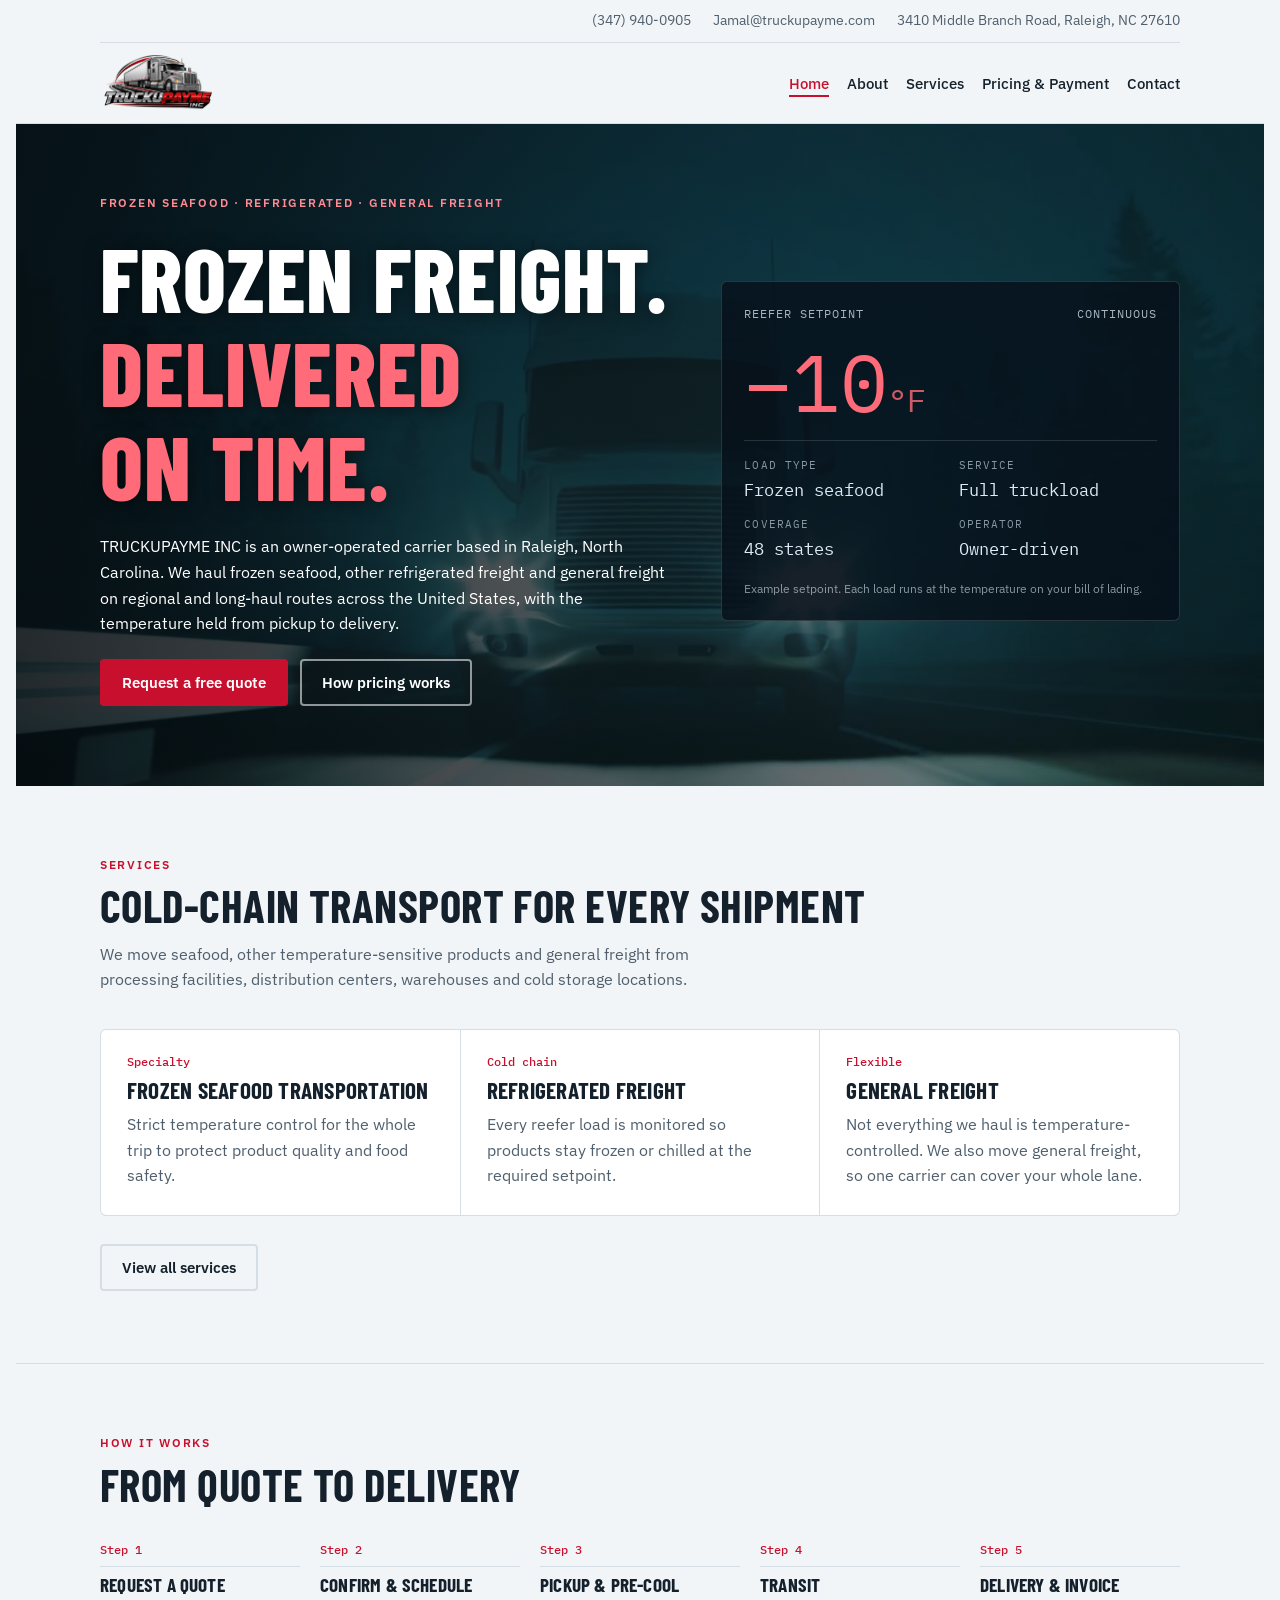
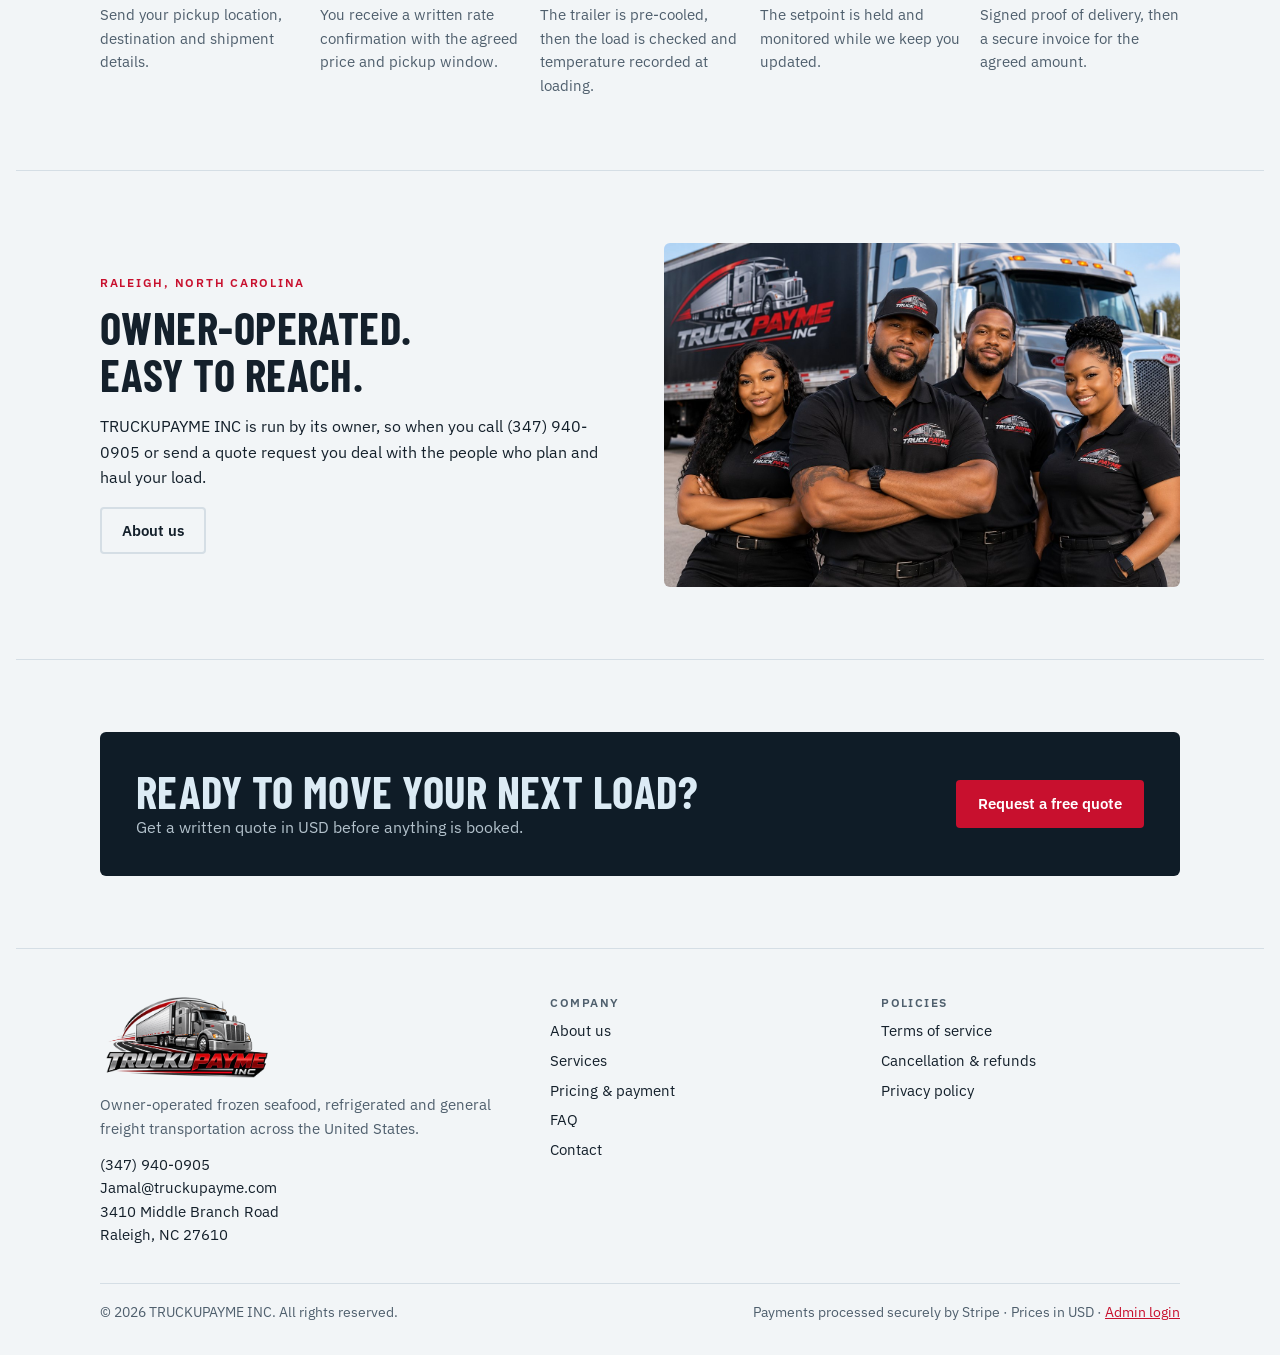
<file: index.html>
<!doctype html>
<html lang="en"><head><meta charset="utf-8"><meta name="viewport" content="width=device-width, initial-scale=1, viewport-fit=cover">
<title>TRUCKUPAYME INC</title>
<link rel="preconnect" href="https://fonts.googleapis.com"><link rel="preconnect" href="https://fonts.gstatic.com" crossorigin>
<link rel="stylesheet" href="https://fonts.googleapis.com/css2?family=Barlow+Condensed:wght@600;700;800&family=IBM+Plex+Sans:wght@400;500;600&family=IBM+Plex+Mono:wght@500&display=swap">
<link rel="stylesheet" href="styles.css">
<style>:root{padding-top:env(safe-area-inset-top,0px);padding-bottom:env(safe-area-inset-bottom,0px)}body{margin:0}img{max-width:100%}[hidden]{display:none!important}</style></head><body>
<div class="wrap topbar" aria-label="Contact details">
  <span>(347) 940-0905</span>
  <span>Jamal@truckupayme.com</span>
  <span>3410 Middle Branch Road, Raleigh, NC 27610</span>
</div><header class="nav"><div class="wrap"><a class="brand" href="index.html" aria-label="TRUCKUPAYME INC home"><img class="logo" src="logo.png" alt="TRUCKUPAYME INC" width="900" height="451"></a><nav aria-label="Main"><a href="index.html" aria-current="page">Home</a><a href="about.html">About</a><a href="services.html">Services</a><a href="pricing.html">Pricing &amp; Payment</a><a href="contact.html">Contact</a></nav></div></header><main><section class="hero"><video class="herobg" autoplay muted loop playsinline preload="auto" poster="hero-poster.jpg" aria-hidden="true" tabindex="-1"><source src="hero.mp4" type="video/mp4"></video><div class="heroshade"></div>
  <div class="wrap">
    <div class="hero-copy">
      <span class="eyebrow">Frozen seafood · Refrigerated · General freight</span>
      <h1>Frozen freight. <em>Delivered on time.</em></h1>
      <p>TRUCKUPAYME INC is an owner-operated carrier based in Raleigh, North Carolina. We haul frozen seafood, other refrigerated freight and general freight on regional and long-haul routes across the United States, with the temperature held from pickup to delivery.</p>
      <div class="actions">
        <a class="btn btn-primary" href="contact.html">Request a free quote</a>
        <a class="btn btn-ghost" href="pricing.html">How pricing works</a>
      </div>
    </div>
    <aside class="reefer" aria-label="Example reefer unit readout">
      <div class="row"><span>Reefer setpoint</span><span>Continuous</span></div>
      <div class="temp">−10<span>°F</span></div>
      <dl>
        <div><dt>Load type</dt><dd>Frozen seafood</dd></div>
        <div><dt>Service</dt><dd>Full truckload</dd></div>
        <div><dt>Coverage</dt><dd>48 states</dd></div>
        <div><dt>Operator</dt><dd>Owner-driven</dd></div>
      </dl>
      <p class="note">Example setpoint. Each load runs at the temperature on your bill of lading.</p>
    </aside>
  </div>
</section><section >
  <div class="wrap">
    <div class="head">
      <span class="eyebrow">Services</span>
      <h2>Cold-chain transport for every shipment</h2>
      <p class="muted">We move seafood, other temperature-sensitive products and general freight from processing facilities, distribution centers, warehouses and cold storage locations.</p>
    </div>
    <div class="svc">
      <article><span class="tag">Specialty</span><h3>Frozen seafood transportation</h3><p class="muted">Strict temperature control for the whole trip to protect product quality and food safety.</p></article>
      <article><span class="tag">Cold chain</span><h3>Refrigerated freight</h3><p class="muted">Every reefer load is monitored so products stay frozen or chilled at the required setpoint.</p></article>
      <article><span class="tag">Flexible</span><h3>General freight</h3><p class="muted">Not everything we haul is temperature-controlled. We also move general freight, so one carrier can cover your whole lane.</p></article></div>
    <p class="more"><a class="btn btn-ghost" href="services.html">View all services</a></p>
</section><section id="process">
  <div class="wrap">
    <div class="head">
      <span class="eyebrow">How it works</span>
      <h2>From quote to delivery</h2>
    </div>
    <ol class="steps">
      <li><h3>Request a quote</h3><p>Send your pickup location, destination and shipment details.</p></li>
      <li><h3>Confirm &amp; schedule</h3><p>You receive a written rate confirmation with the agreed price and pickup window.</p></li>
      <li><h3>Pickup &amp; pre-cool</h3><p>The trailer is pre-cooled, then the load is checked and temperature recorded at loading.</p></li>
      <li><h3>Transit</h3><p>The setpoint is held and monitored while we keep you updated.</p></li>
      <li><h3>Delivery &amp; invoice</h3><p>Signed proof of delivery, then a secure invoice for the agreed amount.</p></li>
    </ol>
  </div>
</section><section><div class="wrap two aboutteam"><div class="prose"><span class="eyebrow">Raleigh, North Carolina</span><h2>Owner-operated. Easy to reach.</h2><p>TRUCKUPAYME INC is run by its owner, so when you call (347) 940-0905 or send a quote request you deal with the people who plan and haul your load.</p><p><a class="btn btn-ghost" href="about.html">About us</a></p></div><figure class="photo team"><img src="team.jpg" alt="Four people in TRUCKUPAYME INC shirts standing in front of the company Peterbilt and trailer" loading="lazy"></figure></div></section><section><div class="wrap"><div class="cta"><div><h2>Ready to move your next load?</h2><p>Get a written quote in USD before anything is booked.</p></div><a class="btn btn-primary" href="contact.html">Request a free quote</a></div></div></section></main><footer>
  <div class="wrap">
    <div class="foot">
      <div>
        <a class="brand" href="index.html" aria-label="TRUCKUPAYME INC home"><img class="logo" src="logo.png" alt="TRUCKUPAYME INC" width="900" height="451"></a>
        <p class="muted" style="margin-top:12px">Owner-operated frozen seafood, refrigerated and general freight transportation across the United States.</p>
        <p style="margin-top:12px">(347) 940-0905<br>Jamal@truckupayme.com<br>3410 Middle Branch Road<br>Raleigh, NC 27610</p>
      </div>
      <div>
        <h4>Company</h4>
        <ul><li><a href="about.html">About us</a></li><li><a href="services.html">Services</a></li><li><a href="pricing.html">Pricing &amp; payment</a></li><li><a href="contact.html#faq">FAQ</a></li><li><a href="contact.html">Contact</a></li></ul>
      </div>
      <div>
        <h4>Policies</h4>
        <ul><li><a href="terms.html">Terms of service</a></li><li><a href="refunds.html">Cancellation &amp; refunds</a></li><li><a href="privacy.html">Privacy policy</a></li></ul>
      </div>
    </div>
    <div class="legal">
      <span>© 2026 TRUCKUPAYME INC. All rights reserved.</span>
      <span>Payments processed securely by Stripe · Prices in USD · <a href="admin.html">Admin login</a></span>
    </div>
  </div>
</footer><script src="site.js"></script></body></html>
</file>
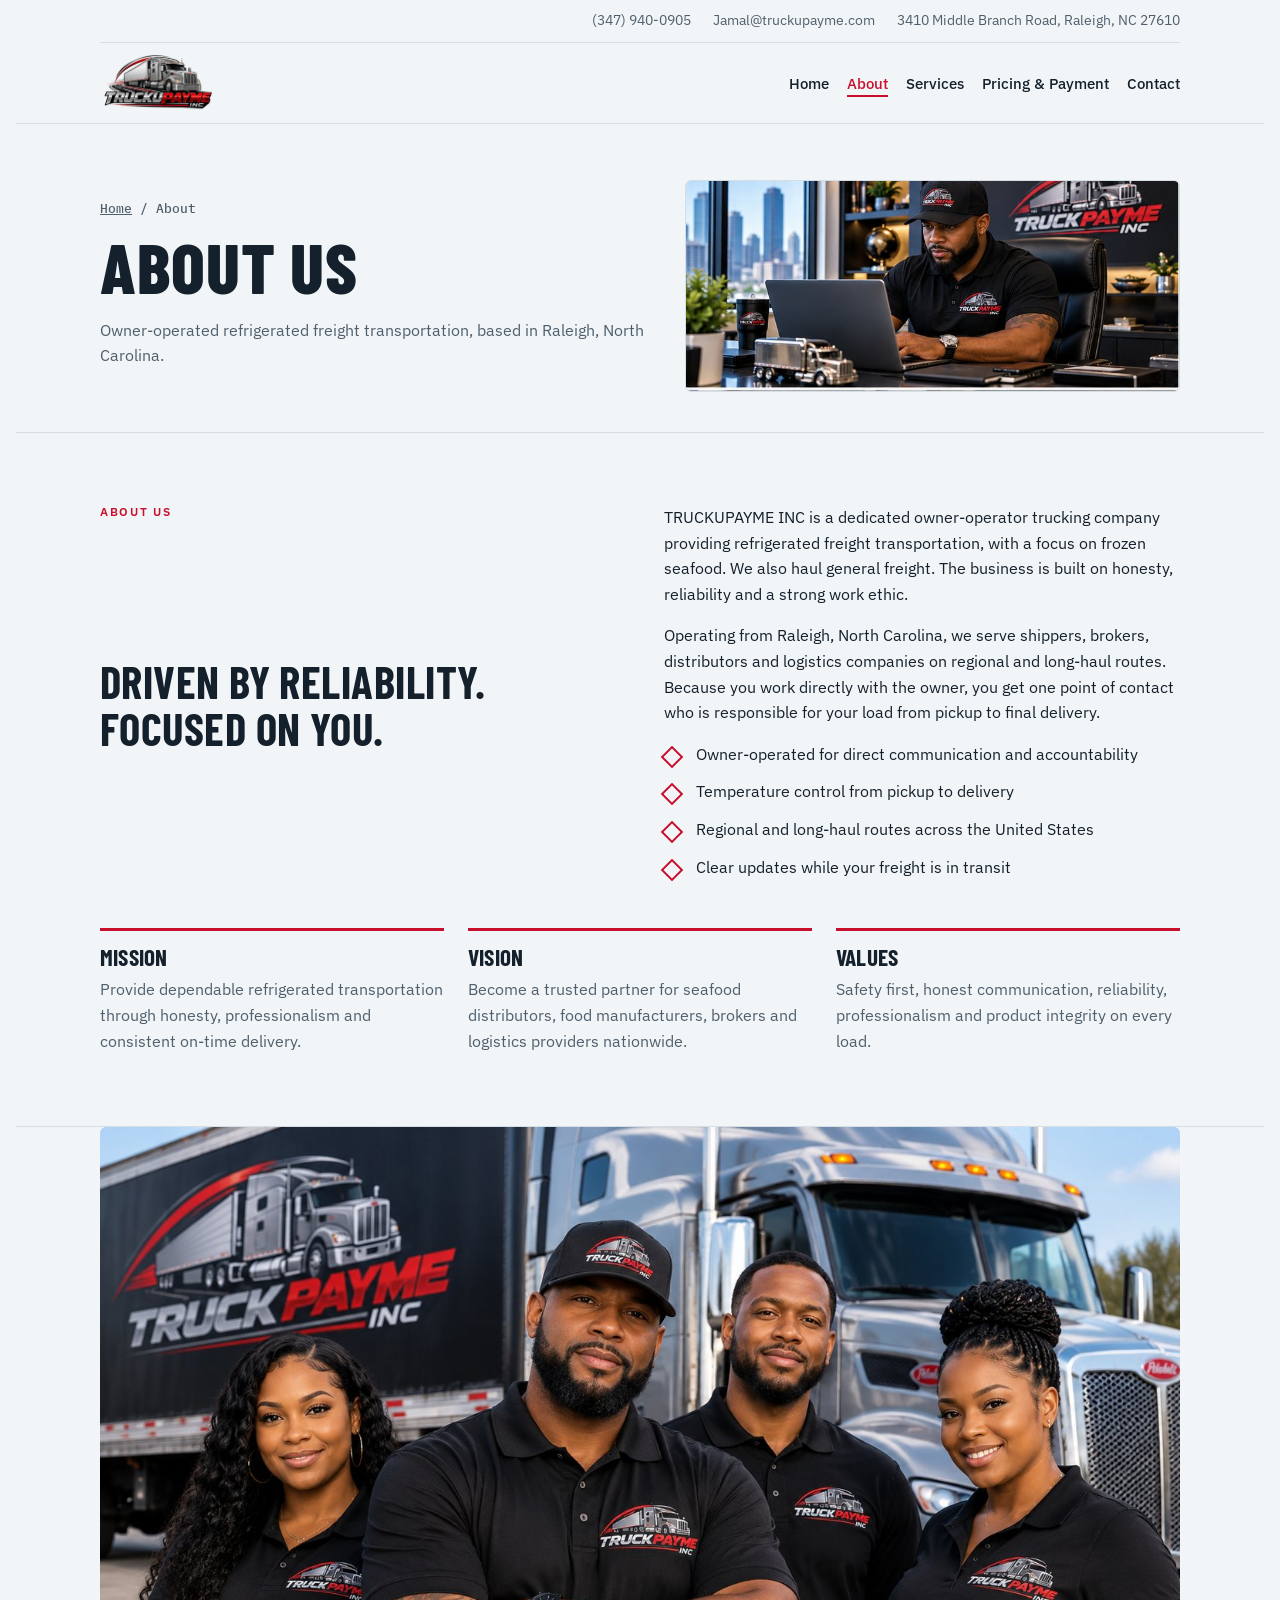
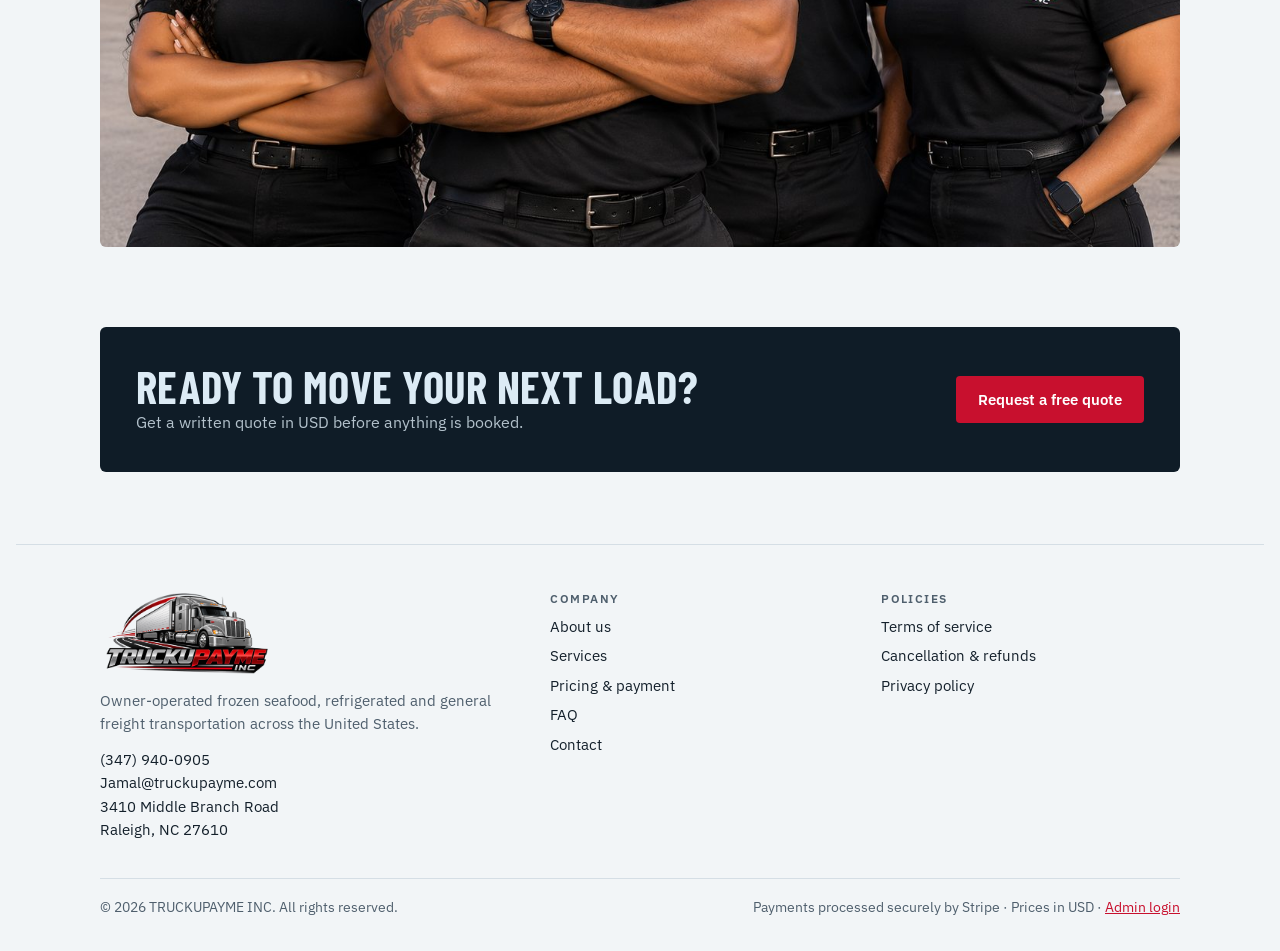
<file: about.html>
<!doctype html>
<html lang="en"><head><meta charset="utf-8"><meta name="viewport" content="width=device-width, initial-scale=1, viewport-fit=cover">
<title>About · TRUCKUPAYME INC</title>
<link rel="preconnect" href="https://fonts.googleapis.com"><link rel="preconnect" href="https://fonts.gstatic.com" crossorigin>
<link rel="stylesheet" href="https://fonts.googleapis.com/css2?family=Barlow+Condensed:wght@600;700;800&family=IBM+Plex+Sans:wght@400;500;600&family=IBM+Plex+Mono:wght@500&display=swap">
<link rel="stylesheet" href="styles.css">
<style>:root{padding-top:env(safe-area-inset-top,0px);padding-bottom:env(safe-area-inset-bottom,0px)}body{margin:0}img{max-width:100%}[hidden]{display:none!important}</style></head><body><div class="wrap topbar" aria-label="Contact details">
  <span>(347) 940-0905</span>
  <span>Jamal@truckupayme.com</span>
  <span>3410 Middle Branch Road, Raleigh, NC 27610</span>
</div><header class="nav"><div class="wrap"><a class="brand" href="index.html" aria-label="TRUCKUPAYME INC home"><img class="logo" src="logo.png" alt="TRUCKUPAYME INC" width="900" height="451"></a><nav aria-label="Main"><a href="index.html">Home</a><a href="about.html" aria-current="page">About</a><a href="services.html">Services</a><a href="pricing.html">Pricing &amp; Payment</a><a href="contact.html">Contact</a></nav></div></header><main><section class="pagehead"><div class="wrap"><div class="txt"><span class="crumb"><a href="index.html">Home</a> / About</span><h1>About us</h1><p class="muted">Owner-operated refrigerated freight transportation, based in Raleigh, North Carolina.</p></div><img class="headimg" src="office-01.jpg" alt="Owner at a laptop in the TRUCKUPAYME INC office" width="768" height="330" loading="eager"></div></section><section id="about">
  <div class="wrap">
    <div class="two">
      <div class="head" style="margin:0">
        <span class="eyebrow">About us</span>
        <h2>Driven by reliability. Focused on you.</h2>
      </div>
      <div class="prose">
        <p>TRUCKUPAYME INC is a dedicated owner-operator trucking company providing refrigerated freight transportation, with a focus on frozen seafood. We also haul general freight. The business is built on honesty, reliability and a strong work ethic.</p>
        <p>Operating from Raleigh, North Carolina, we serve shippers, brokers, distributors and logistics companies on regional and long-haul routes. Because you work directly with the owner, you get one point of contact who is responsible for your load from pickup to final delivery.</p>
        <ul class="checks">
          <li>Owner-operated for direct communication and accountability</li>
          <li>Temperature control from pickup to delivery</li>
          <li>Regional and long-haul routes across the United States</li>
          <li>Clear updates while your freight is in transit</li>
        </ul>
      </div>
    </div>
    <div class="pillars">
      <div><h3>Mission</h3><p class="muted">Provide dependable refrigerated transportation through honesty, professionalism and consistent on-time delivery.</p></div>
      <div><h3>Vision</h3><p class="muted">Become a trusted partner for seafood distributors, food manufacturers, brokers and logistics providers nationwide.</p></div>
      <div><h3>Values</h3><p class="muted">Safety first, honest communication, reliability, professionalism and product integrity on every load.</p></div>
    </div>
  </div>
</section><section class="band"><div class="wrap"><figure class="photo team"><img src="team.jpg" alt="Four people in TRUCKUPAYME INC shirts standing in front of the company Peterbilt and trailer" loading="lazy"></figure></div></section><section><div class="wrap"><div class="cta"><div><h2>Ready to move your next load?</h2><p>Get a written quote in USD before anything is booked.</p></div><a class="btn btn-primary" href="contact.html">Request a free quote</a></div></div></section></main><footer>
  <div class="wrap">
    <div class="foot">
      <div>
        <a class="brand" href="index.html" aria-label="TRUCKUPAYME INC home"><img class="logo" src="logo.png" alt="TRUCKUPAYME INC" width="900" height="451"></a>
        <p class="muted" style="margin-top:12px">Owner-operated frozen seafood, refrigerated and general freight transportation across the United States.</p>
        <p style="margin-top:12px">(347) 940-0905<br>Jamal@truckupayme.com<br>3410 Middle Branch Road<br>Raleigh, NC 27610</p>
      </div>
      <div>
        <h4>Company</h4>
        <ul><li><a href="about.html">About us</a></li><li><a href="services.html">Services</a></li><li><a href="pricing.html">Pricing &amp; payment</a></li><li><a href="contact.html#faq">FAQ</a></li><li><a href="contact.html">Contact</a></li></ul>
      </div>
      <div>
        <h4>Policies</h4>
        <ul><li><a href="terms.html">Terms of service</a></li><li><a href="refunds.html">Cancellation &amp; refunds</a></li><li><a href="privacy.html">Privacy policy</a></li></ul>
      </div>
    </div>
    <div class="legal">
      <span>© 2026 TRUCKUPAYME INC. All rights reserved.</span>
      <span>Payments processed securely by Stripe · Prices in USD · <a href="admin.html">Admin login</a></span>
    </div>
  </div>
</footer><script src="site.js"></script></body></html>
</file>
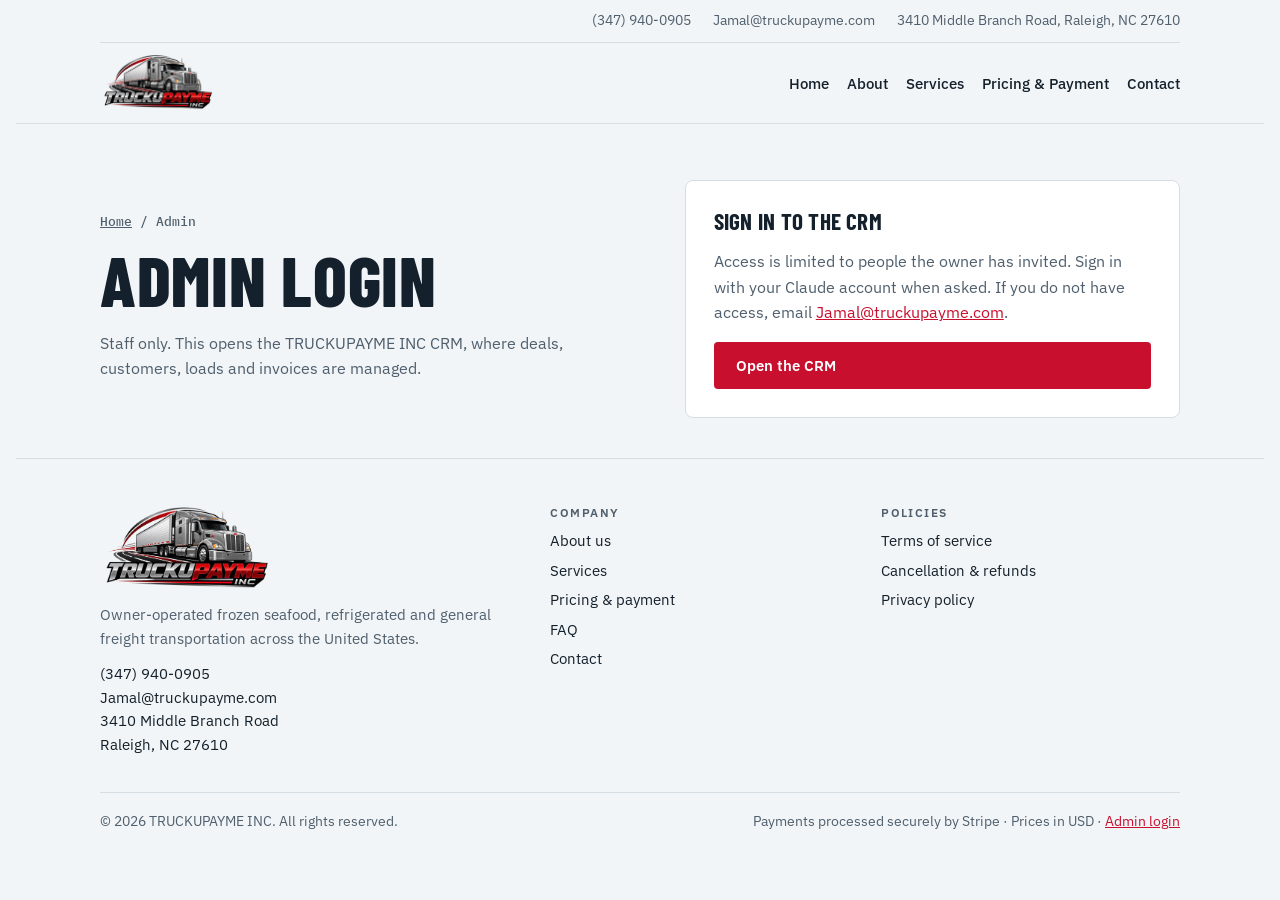
<file: admin.html>
<!doctype html>
<html lang="en"><head><meta charset="utf-8"><meta name="viewport" content="width=device-width, initial-scale=1, viewport-fit=cover">
<title>Admin Login · TRUCKUPAYME INC</title>
<meta name="robots" content="noindex,nofollow">
<link rel="preconnect" href="https://fonts.googleapis.com"><link rel="preconnect" href="https://fonts.gstatic.com" crossorigin>
<link rel="stylesheet" href="https://fonts.googleapis.com/css2?family=Barlow+Condensed:wght@600;700;800&family=IBM+Plex+Sans:wght@400;500;600&family=IBM+Plex+Mono:wght@500&display=swap">
<link rel="stylesheet" href="styles.css">
<style>:root{padding-top:env(safe-area-inset-top,0px);padding-bottom:env(safe-area-inset-bottom,0px)}body{margin:0}img{max-width:100%}[hidden]{display:none!important}</style></head><body><div class="wrap topbar" aria-label="Contact details">
  <span>(347) 940-0905</span>
  <span>Jamal@truckupayme.com</span>
  <span>3410 Middle Branch Road, Raleigh, NC 27610</span>
</div><header class="nav"><div class="wrap"><a class="brand" href="index.html" aria-label="TRUCKUPAYME INC home"><img class="logo" src="logo.png" alt="TRUCKUPAYME INC" width="900" height="451"></a><nav aria-label="Main"><a href="index.html">Home</a><a href="about.html">About</a><a href="services.html">Services</a><a href="pricing.html">Pricing &amp; Payment</a><a href="contact.html">Contact</a></nav></div></header><main><section class="pagehead"><div class="wrap"><div class="txt"><span class="crumb"><a href="index.html">Home</a> / Admin</span><h1>Admin login</h1><p class="muted">Staff only. This opens the TRUCKUPAYME INC CRM, where deals, customers, loads and invoices are managed.</p></div>
<div class="card" style="background:var(--surface);border:1px solid var(--line);border-radius:8px;padding:28px;display:grid;gap:16px">
<h3>Sign in to the CRM</h3>
<p class="muted">Access is limited to people the owner has invited. Sign in with your Claude account when asked. If you do not have access, email <a href="mailto:Jamal@truckupayme.com">Jamal@truckupayme.com</a>.</p>
<a class="btn btn-primary" href="https://claude.ai/artifact/JeEipfLVLXGxP11n96PnwN" target="_blank" rel="noopener">Open the CRM</a>
</div></div></section></main><footer>
  <div class="wrap">
    <div class="foot">
      <div>
        <a class="brand" href="index.html" aria-label="TRUCKUPAYME INC home"><img class="logo" src="logo.png" alt="TRUCKUPAYME INC" width="900" height="451"></a>
        <p class="muted" style="margin-top:12px">Owner-operated frozen seafood, refrigerated and general freight transportation across the United States.</p>
        <p style="margin-top:12px">(347) 940-0905<br>Jamal@truckupayme.com<br>3410 Middle Branch Road<br>Raleigh, NC 27610</p>
      </div>
      <div>
        <h4>Company</h4>
        <ul><li><a href="about.html">About us</a></li><li><a href="services.html">Services</a></li><li><a href="pricing.html">Pricing &amp; payment</a></li><li><a href="contact.html#faq">FAQ</a></li><li><a href="contact.html">Contact</a></li></ul>
      </div>
      <div>
        <h4>Policies</h4>
        <ul><li><a href="terms.html">Terms of service</a></li><li><a href="refunds.html">Cancellation &amp; refunds</a></li><li><a href="privacy.html">Privacy policy</a></li></ul>
      </div>
    </div>
    <div class="legal">
      <span>© 2026 TRUCKUPAYME INC. All rights reserved.</span>
      <span>Payments processed securely by Stripe · Prices in USD · <a href="admin.html">Admin login</a></span>
    </div>
  </div>
</footer><script src="site.js"></script></body></html>
</file>
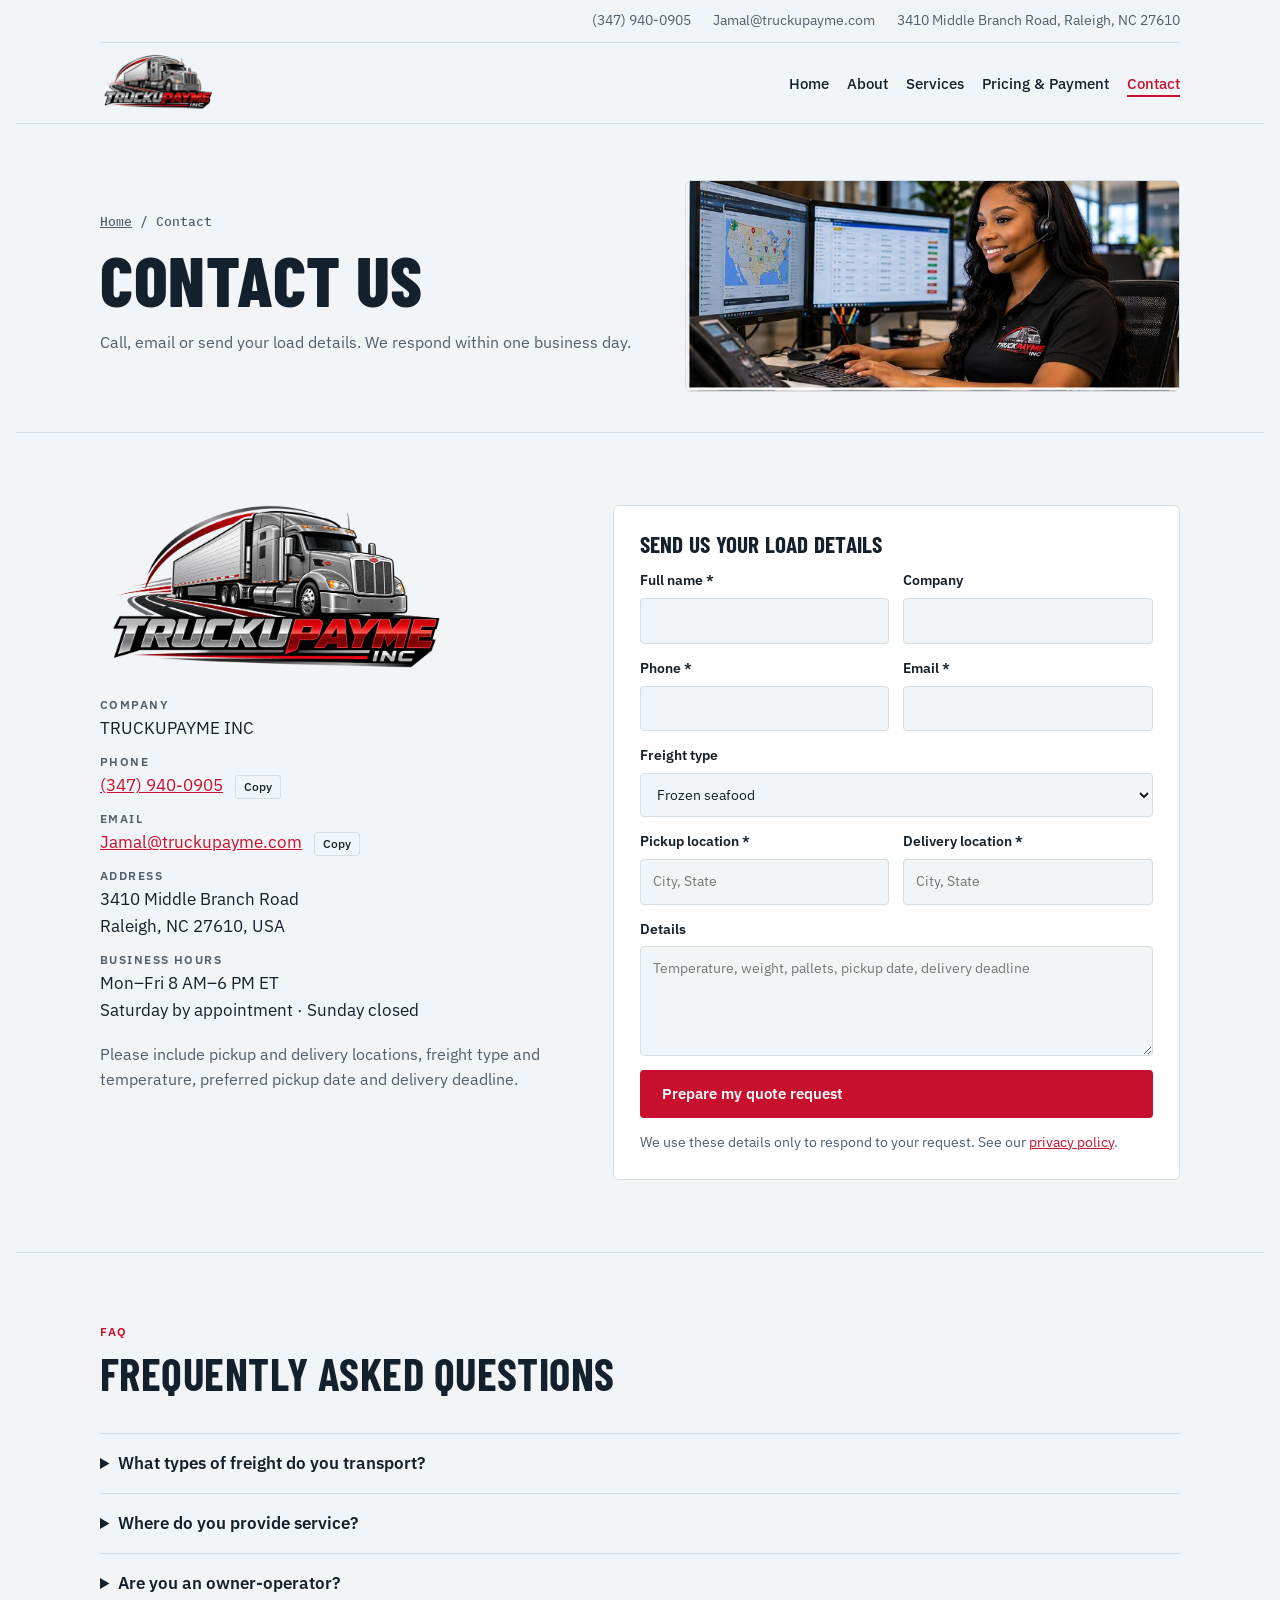
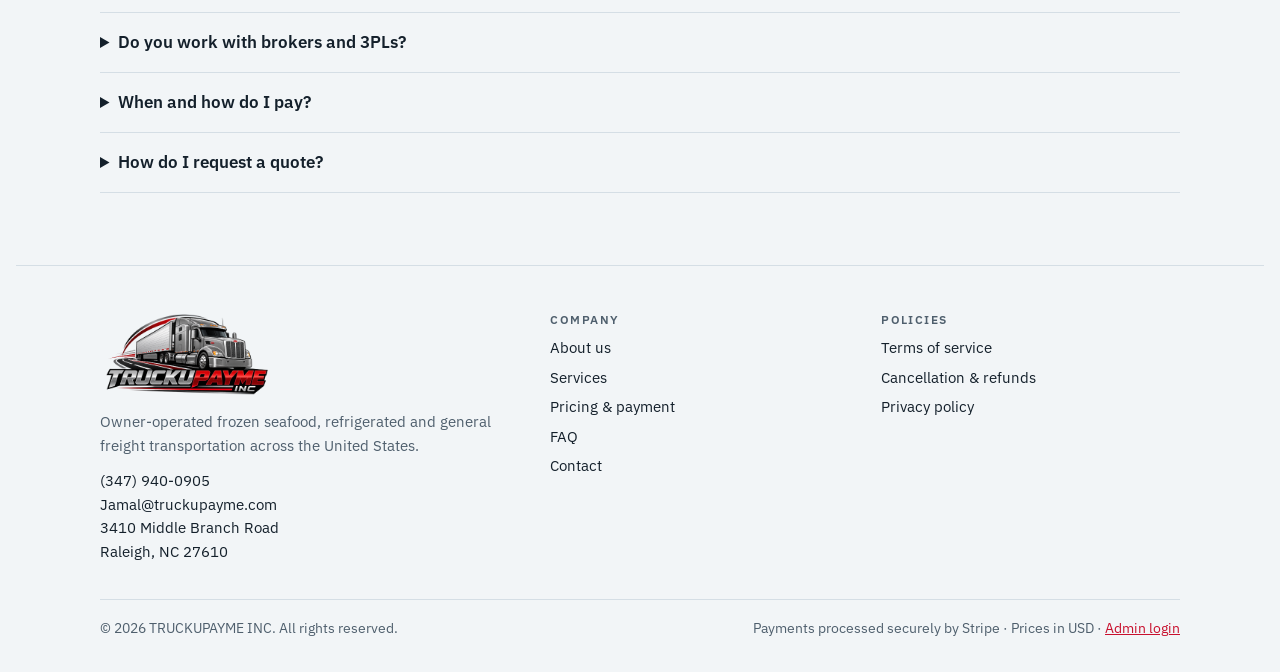
<file: contact.html>
<!doctype html>
<html lang="en"><head><meta charset="utf-8"><meta name="viewport" content="width=device-width, initial-scale=1, viewport-fit=cover">
<title>Contact · TRUCKUPAYME INC</title>
<link rel="preconnect" href="https://fonts.googleapis.com"><link rel="preconnect" href="https://fonts.gstatic.com" crossorigin>
<link rel="stylesheet" href="https://fonts.googleapis.com/css2?family=Barlow+Condensed:wght@600;700;800&family=IBM+Plex+Sans:wght@400;500;600&family=IBM+Plex+Mono:wght@500&display=swap">
<link rel="stylesheet" href="styles.css">
<style>:root{padding-top:env(safe-area-inset-top,0px);padding-bottom:env(safe-area-inset-bottom,0px)}body{margin:0}img{max-width:100%}[hidden]{display:none!important}</style></head><body><div class="wrap topbar" aria-label="Contact details">
  <span>(347) 940-0905</span>
  <span>Jamal@truckupayme.com</span>
  <span>3410 Middle Branch Road, Raleigh, NC 27610</span>
</div><header class="nav"><div class="wrap"><a class="brand" href="index.html" aria-label="TRUCKUPAYME INC home"><img class="logo" src="logo.png" alt="TRUCKUPAYME INC" width="900" height="451"></a><nav aria-label="Main"><a href="index.html">Home</a><a href="about.html">About</a><a href="services.html">Services</a><a href="pricing.html">Pricing &amp; Payment</a><a href="contact.html" aria-current="page">Contact</a></nav></div></header><main><section class="pagehead"><div class="wrap"><div class="txt"><span class="crumb"><a href="index.html">Home</a> / Contact</span><h1>Contact us</h1><p class="muted">Call, email or send your load details. We respond within one business day.</p></div><img class="headimg" src="office-02.jpg" alt="Dispatcher with a headset at the TRUCKUPAYME INC dispatch desk" width="768" height="330" loading="eager"></div></section><section id="contact">
  <div class="wrap">
    <div class="contact-grid">
      <div class="info"><img class="logo-feature" src="logo.png" alt="TRUCKUPAYME INC logo: refrigerated Peterbilt tractor-trailer" width="900" height="451">
        <dl>
          <div><dt>Company</dt><dd>TRUCKUPAYME INC</dd></div>
          <div><dt>Phone</dt><dd><a href="tel:+13479400905">(347) 940-0905</a> <button class="copy" type="button" data-copy="(347) 940-0905">Copy</button></dd></div>
          <div><dt>Email</dt><dd><a href="mailto:Jamal@truckupayme.com">Jamal@truckupayme.com</a> <button class="copy" type="button" data-copy="Jamal@truckupayme.com">Copy</button></dd></div>
          <div><dt>Address</dt><dd>3410 Middle Branch Road<br>Raleigh, NC 27610, USA</dd></div>
          <div><dt>Business hours</dt><dd>Mon–Fri 8 AM–6 PM ET<br>Saturday by appointment · Sunday closed</dd></div>
        </dl>
        <p class="muted">Please include pickup and delivery locations, freight type and temperature, preferred pickup date and delivery deadline.</p>
      </div>
      <form id="quote" novalidate>
        <h3>Send us your load details</h3>
        <div class="fields">
          <label for="q-name">Full name *<input id="q-name" name="name" required autocomplete="name"></label>
          <label for="q-company">Company<input id="q-company" name="company" autocomplete="organization"></label>
          <label for="q-phone">Phone *<input id="q-phone" name="phone" type="tel" required autocomplete="tel"></label>
          <label for="q-email">Email *<input id="q-email" name="email" type="email" required autocomplete="email"></label>
          <label for="q-type" class="full">Freight type
            <select id="q-type" name="type">
              <option>Frozen seafood</option>
              <option>Refrigerated / cold storage freight</option>
              <option>Time-critical delivery</option>
              <option>Full truckload</option>
              <option>General freight</option>
              <option>Other refrigerated freight</option>
            </select></label>
          <label for="q-from">Pickup location *<input id="q-from" name="from" required placeholder="City, State"></label>
          <label for="q-to">Delivery location *<input id="q-to" name="to" required placeholder="City, State"></label>
          <label for="q-msg" class="full">Details<textarea id="q-msg" name="msg" placeholder="Temperature, weight, pallets, pickup date, delivery deadline"></textarea></label>
        </div>
        <button class="btn btn-primary" type="submit">Prepare my quote request</button>
        <p class="formnote">We use these details only to respond to your request. See our <a href="privacy.html">privacy policy</a>.</p>
        <div class="result" id="q-result" hidden role="status"></div>
      </form>
    </div>
  </div>
</section><section id="faq">
  <div class="wrap">
    <div class="head"><span class="eyebrow">FAQ</span><h2>Frequently asked questions</h2></div>
    <div class="faq">
      <details><summary>What types of freight do you transport?</summary><p>We specialize in frozen seafood and other refrigerated freight, with temperature control for the whole trip. We also haul general freight.</p></details>
      <details><summary>Where do you provide service?</summary><p>Regional and long-haul routes throughout the continental United States, depending on load availability.</p></details>
      <details><summary>Are you an owner-operator?</summary><p>Yes. TRUCKUPAYME INC is owner-operated, so you work directly with the person hauling your load.</p></details>
      <details><summary>Do you work with brokers and 3PLs?</summary><p>Yes. We haul for seafood distributors, processors, food manufacturers, brokers and 3PL providers.</p></details>
      <details><summary>When and how do I pay?</summary><p>You are invoiced after delivery for the price on your rate confirmation. You can pay by card or ACH through Stripe's secure checkout.</p></details>
      <details><summary>How do I request a quote?</summary><p>Call, email or use the form below with your pickup location, destination and freight details.</p></details>
    </div>
  </div>
</section></main><footer>
  <div class="wrap">
    <div class="foot">
      <div>
        <a class="brand" href="index.html" aria-label="TRUCKUPAYME INC home"><img class="logo" src="logo.png" alt="TRUCKUPAYME INC" width="900" height="451"></a>
        <p class="muted" style="margin-top:12px">Owner-operated frozen seafood, refrigerated and general freight transportation across the United States.</p>
        <p style="margin-top:12px">(347) 940-0905<br>Jamal@truckupayme.com<br>3410 Middle Branch Road<br>Raleigh, NC 27610</p>
      </div>
      <div>
        <h4>Company</h4>
        <ul><li><a href="about.html">About us</a></li><li><a href="services.html">Services</a></li><li><a href="pricing.html">Pricing &amp; payment</a></li><li><a href="contact.html#faq">FAQ</a></li><li><a href="contact.html">Contact</a></li></ul>
      </div>
      <div>
        <h4>Policies</h4>
        <ul><li><a href="terms.html">Terms of service</a></li><li><a href="refunds.html">Cancellation &amp; refunds</a></li><li><a href="privacy.html">Privacy policy</a></li></ul>
      </div>
    </div>
    <div class="legal">
      <span>© 2026 TRUCKUPAYME INC. All rights reserved.</span>
      <span>Payments processed securely by Stripe · Prices in USD · <a href="admin.html">Admin login</a></span>
    </div>
  </div>
</footer><script src="site.js"></script></body></html>
</file>
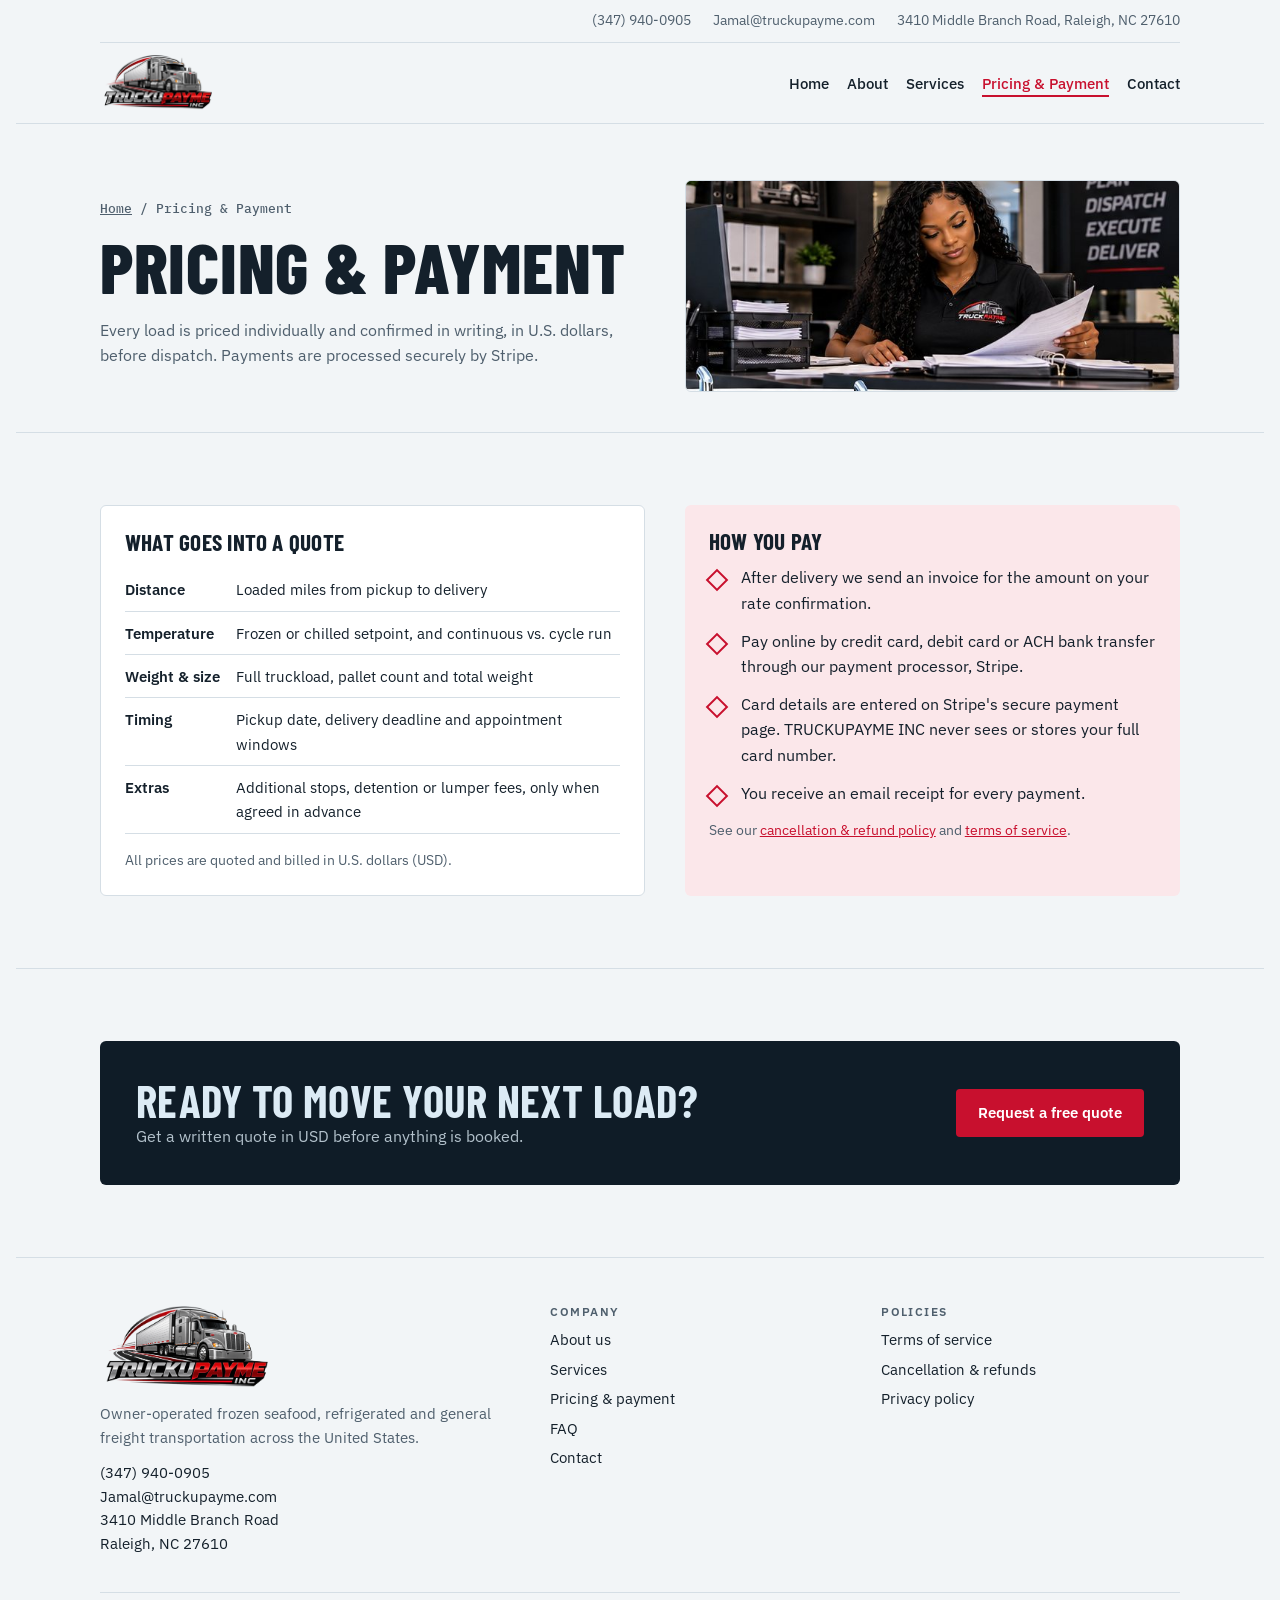
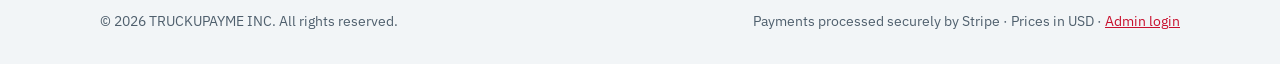
<file: pricing.html>
<!doctype html>
<html lang="en"><head><meta charset="utf-8"><meta name="viewport" content="width=device-width, initial-scale=1, viewport-fit=cover">
<title>Pricing · TRUCKUPAYME INC</title>
<link rel="preconnect" href="https://fonts.googleapis.com"><link rel="preconnect" href="https://fonts.gstatic.com" crossorigin>
<link rel="stylesheet" href="https://fonts.googleapis.com/css2?family=Barlow+Condensed:wght@600;700;800&family=IBM+Plex+Sans:wght@400;500;600&family=IBM+Plex+Mono:wght@500&display=swap">
<link rel="stylesheet" href="styles.css">
<style>:root{padding-top:env(safe-area-inset-top,0px);padding-bottom:env(safe-area-inset-bottom,0px)}body{margin:0}img{max-width:100%}[hidden]{display:none!important}</style></head><body><div class="wrap topbar" aria-label="Contact details">
  <span>(347) 940-0905</span>
  <span>Jamal@truckupayme.com</span>
  <span>3410 Middle Branch Road, Raleigh, NC 27610</span>
</div><header class="nav"><div class="wrap"><a class="brand" href="index.html" aria-label="TRUCKUPAYME INC home"><img class="logo" src="logo.png" alt="TRUCKUPAYME INC" width="900" height="451"></a><nav aria-label="Main"><a href="index.html">Home</a><a href="about.html">About</a><a href="services.html">Services</a><a href="pricing.html" aria-current="page">Pricing &amp; Payment</a><a href="contact.html">Contact</a></nav></div></header><main><section class="pagehead"><div class="wrap"><div class="txt"><span class="crumb"><a href="index.html">Home</a> / Pricing &amp; Payment</span><h1>Pricing &amp; payment</h1><p class="muted">Every load is priced individually and confirmed in writing, in U.S. dollars, before dispatch. Payments are processed securely by Stripe.</p></div><img class="headimg" src="office-04.jpg" alt="Billing paperwork being reviewed at the TRUCKUPAYME INC office" width="768" height="330" loading="eager"></div></section><section id="pricing">
  <div class="wrap">
    <div class="price-grid">
      <div class="factors">
        <h3>What goes into a quote</h3>
        <table>
          <tr><td>Distance</td><td>Loaded miles from pickup to delivery</td></tr>
          <tr><td>Temperature</td><td>Frozen or chilled setpoint, and continuous vs. cycle run</td></tr>
          <tr><td>Weight &amp; size</td><td>Full truckload, pallet count and total weight</td></tr>
          <tr><td>Timing</td><td>Pickup date, delivery deadline and appointment windows</td></tr>
          <tr><td>Extras</td><td>Additional stops, detention or lumper fees, only when agreed in advance</td></tr>
        </table>
        <p class="muted" style="font-size:.9rem">All prices are quoted and billed in U.S. dollars (USD).</p>
      </div>
      <div class="paybox">
        <h3>How you pay</h3>
        <ul class="checks">
          <li>After delivery we send an invoice for the amount on your rate confirmation.</li>
          <li>Pay online by credit card, debit card or ACH bank transfer through our payment processor, Stripe.</li>
          <li>Card details are entered on Stripe's secure payment page. TRUCKUPAYME INC never sees or stores your full card number.</li>
          <li>You receive an email receipt for every payment.</li>
        </ul>
        <p class="muted" style="font-size:.9rem">See our <a href="refunds.html">cancellation &amp; refund policy</a> and <a href="terms.html">terms of service</a>.</p>
      </div>
    </div>
  </div>
</section><section><div class="wrap"><div class="cta"><div><h2>Ready to move your next load?</h2><p>Get a written quote in USD before anything is booked.</p></div><a class="btn btn-primary" href="contact.html">Request a free quote</a></div></div></section></main><footer>
  <div class="wrap">
    <div class="foot">
      <div>
        <a class="brand" href="index.html" aria-label="TRUCKUPAYME INC home"><img class="logo" src="logo.png" alt="TRUCKUPAYME INC" width="900" height="451"></a>
        <p class="muted" style="margin-top:12px">Owner-operated frozen seafood, refrigerated and general freight transportation across the United States.</p>
        <p style="margin-top:12px">(347) 940-0905<br>Jamal@truckupayme.com<br>3410 Middle Branch Road<br>Raleigh, NC 27610</p>
      </div>
      <div>
        <h4>Company</h4>
        <ul><li><a href="about.html">About us</a></li><li><a href="services.html">Services</a></li><li><a href="pricing.html">Pricing &amp; payment</a></li><li><a href="contact.html#faq">FAQ</a></li><li><a href="contact.html">Contact</a></li></ul>
      </div>
      <div>
        <h4>Policies</h4>
        <ul><li><a href="terms.html">Terms of service</a></li><li><a href="refunds.html">Cancellation &amp; refunds</a></li><li><a href="privacy.html">Privacy policy</a></li></ul>
      </div>
    </div>
    <div class="legal">
      <span>© 2026 TRUCKUPAYME INC. All rights reserved.</span>
      <span>Payments processed securely by Stripe · Prices in USD · <a href="admin.html">Admin login</a></span>
    </div>
  </div>
</footer><script src="site.js"></script></body></html>
</file>
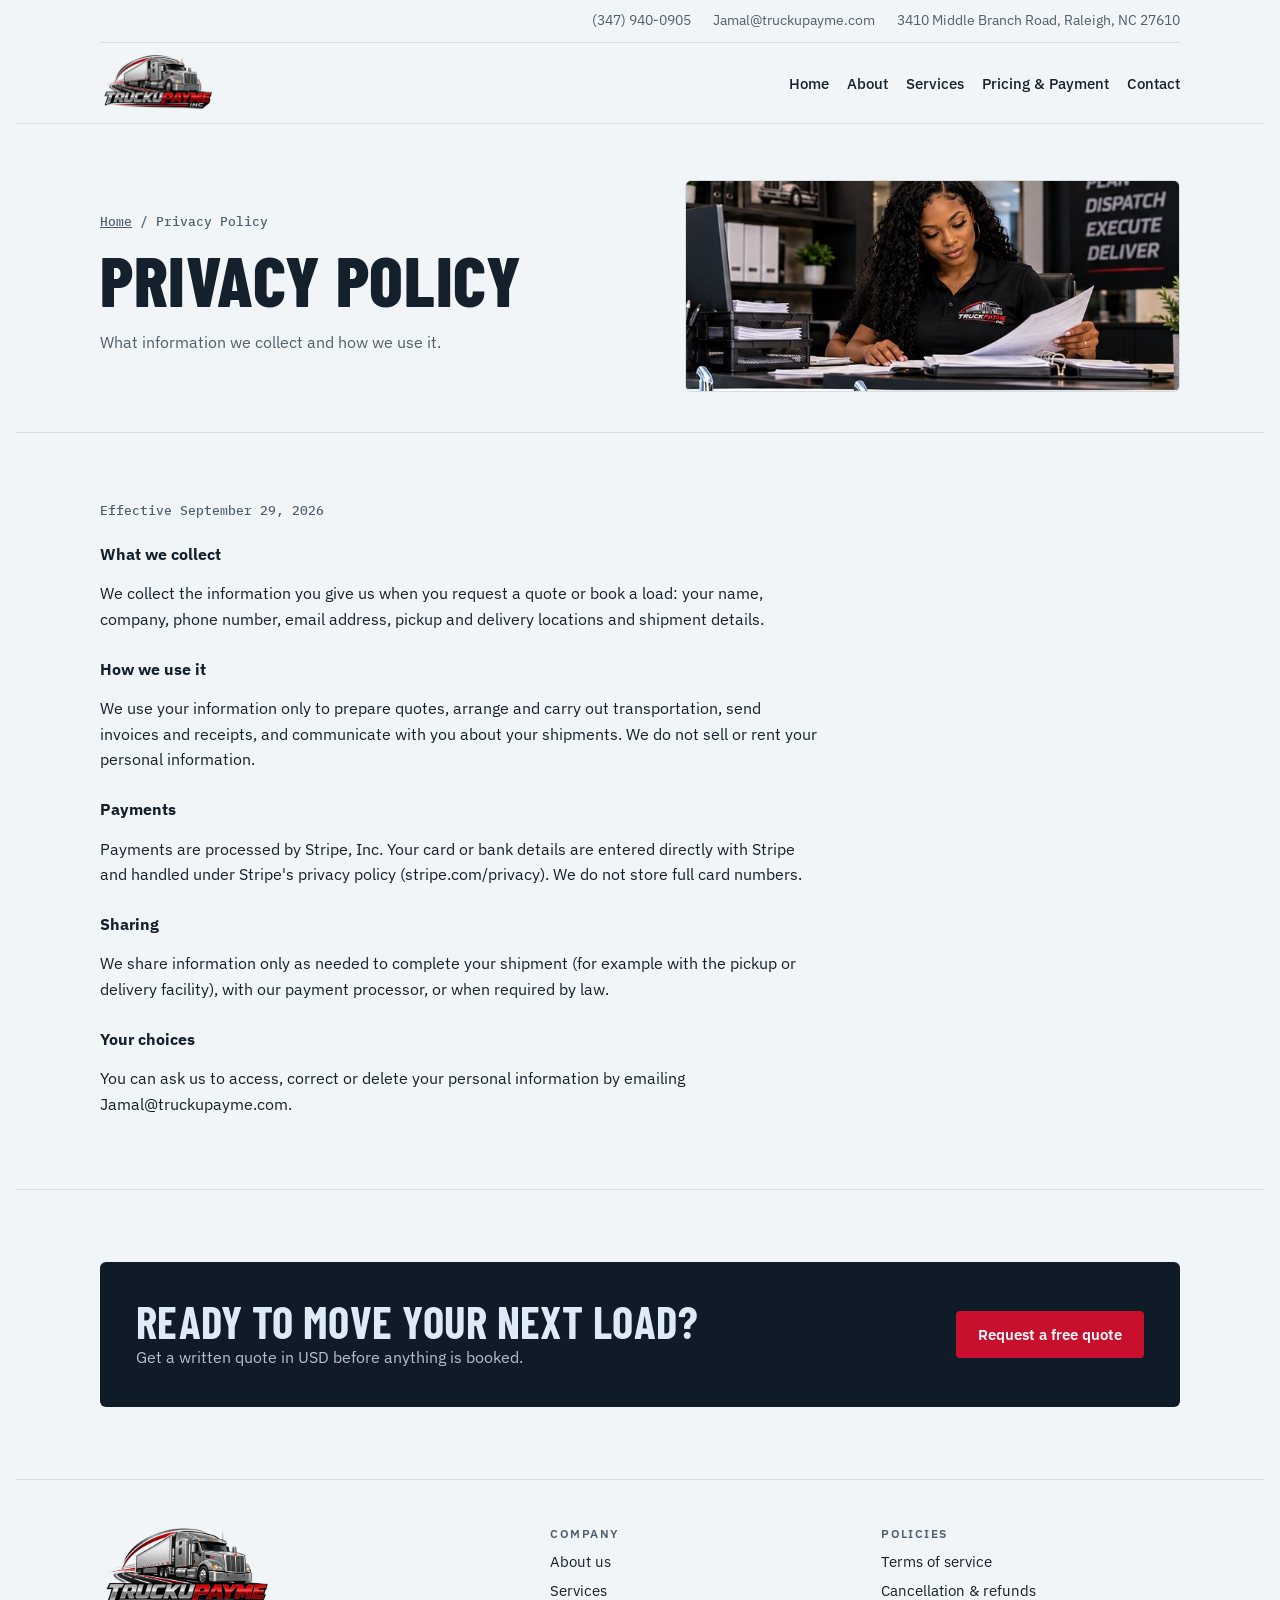
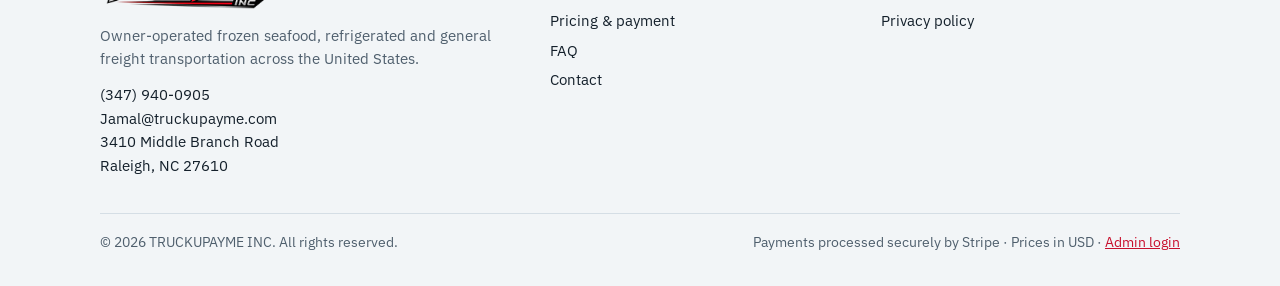
<file: privacy.html>
<!doctype html>
<html lang="en"><head><meta charset="utf-8"><meta name="viewport" content="width=device-width, initial-scale=1, viewport-fit=cover">
<title>Privacy Policy · TRUCKUPAYME INC</title>
<link rel="preconnect" href="https://fonts.googleapis.com"><link rel="preconnect" href="https://fonts.gstatic.com" crossorigin>
<link rel="stylesheet" href="https://fonts.googleapis.com/css2?family=Barlow+Condensed:wght@600;700;800&family=IBM+Plex+Sans:wght@400;500;600&family=IBM+Plex+Mono:wght@500&display=swap">
<link rel="stylesheet" href="styles.css">
<style>:root{padding-top:env(safe-area-inset-top,0px);padding-bottom:env(safe-area-inset-bottom,0px)}body{margin:0}img{max-width:100%}[hidden]{display:none!important}</style></head><body><div class="wrap topbar" aria-label="Contact details">
  <span>(347) 940-0905</span>
  <span>Jamal@truckupayme.com</span>
  <span>3410 Middle Branch Road, Raleigh, NC 27610</span>
</div><header class="nav"><div class="wrap"><a class="brand" href="index.html" aria-label="TRUCKUPAYME INC home"><img class="logo" src="logo.png" alt="TRUCKUPAYME INC" width="900" height="451"></a><nav aria-label="Main"><a href="index.html">Home</a><a href="about.html">About</a><a href="services.html">Services</a><a href="pricing.html">Pricing &amp; Payment</a><a href="contact.html">Contact</a></nav></div></header><main><section class="pagehead"><div class="wrap"><div class="txt"><span class="crumb"><a href="index.html">Home</a> / Privacy Policy</span><h1>Privacy Policy</h1><p class="muted">What information we collect and how we use it.</p></div><img class="headimg" src="office-04.jpg" alt="Paperwork being reviewed at the TRUCKUPAYME INC office" width="768" height="330" loading="eager"></div></section><section><div class="wrap policies"><article class="policy" id="privacy">
      <span class="updated">Effective September 29, 2026</span>
      <h4>What we collect</h4>
      <p>We collect the information you give us when you request a quote or book a load: your name, company, phone number, email address, pickup and delivery locations and shipment details.</p>
      <h4>How we use it</h4>
      <p>We use your information only to prepare quotes, arrange and carry out transportation, send invoices and receipts, and communicate with you about your shipments. We do not sell or rent your personal information.</p>
      <h4>Payments</h4>
      <p>Payments are processed by Stripe, Inc. Your card or bank details are entered directly with Stripe and handled under Stripe's privacy policy (stripe.com/privacy). We do not store full card numbers.</p>
      <h4>Sharing</h4>
      <p>We share information only as needed to complete your shipment (for example with the pickup or delivery facility), with our payment processor, or when required by law.</p>
      <h4>Your choices</h4>
      <p>You can ask us to access, correct or delete your personal information by emailing Jamal@truckupayme.com.</p>
    </article></div></section><section><div class="wrap"><div class="cta"><div><h2>Ready to move your next load?</h2><p>Get a written quote in USD before anything is booked.</p></div><a class="btn btn-primary" href="contact.html">Request a free quote</a></div></div></section></main><footer>
  <div class="wrap">
    <div class="foot">
      <div>
        <a class="brand" href="index.html" aria-label="TRUCKUPAYME INC home"><img class="logo" src="logo.png" alt="TRUCKUPAYME INC" width="900" height="451"></a>
        <p class="muted" style="margin-top:12px">Owner-operated frozen seafood, refrigerated and general freight transportation across the United States.</p>
        <p style="margin-top:12px">(347) 940-0905<br>Jamal@truckupayme.com<br>3410 Middle Branch Road<br>Raleigh, NC 27610</p>
      </div>
      <div>
        <h4>Company</h4>
        <ul><li><a href="about.html">About us</a></li><li><a href="services.html">Services</a></li><li><a href="pricing.html">Pricing &amp; payment</a></li><li><a href="contact.html#faq">FAQ</a></li><li><a href="contact.html">Contact</a></li></ul>
      </div>
      <div>
        <h4>Policies</h4>
        <ul><li><a href="terms.html">Terms of service</a></li><li><a href="refunds.html">Cancellation &amp; refunds</a></li><li><a href="privacy.html">Privacy policy</a></li></ul>
      </div>
    </div>
    <div class="legal">
      <span>© 2026 TRUCKUPAYME INC. All rights reserved.</span>
      <span>Payments processed securely by Stripe · Prices in USD · <a href="admin.html">Admin login</a></span>
    </div>
  </div>
</footer><script src="site.js"></script></body></html>
</file>
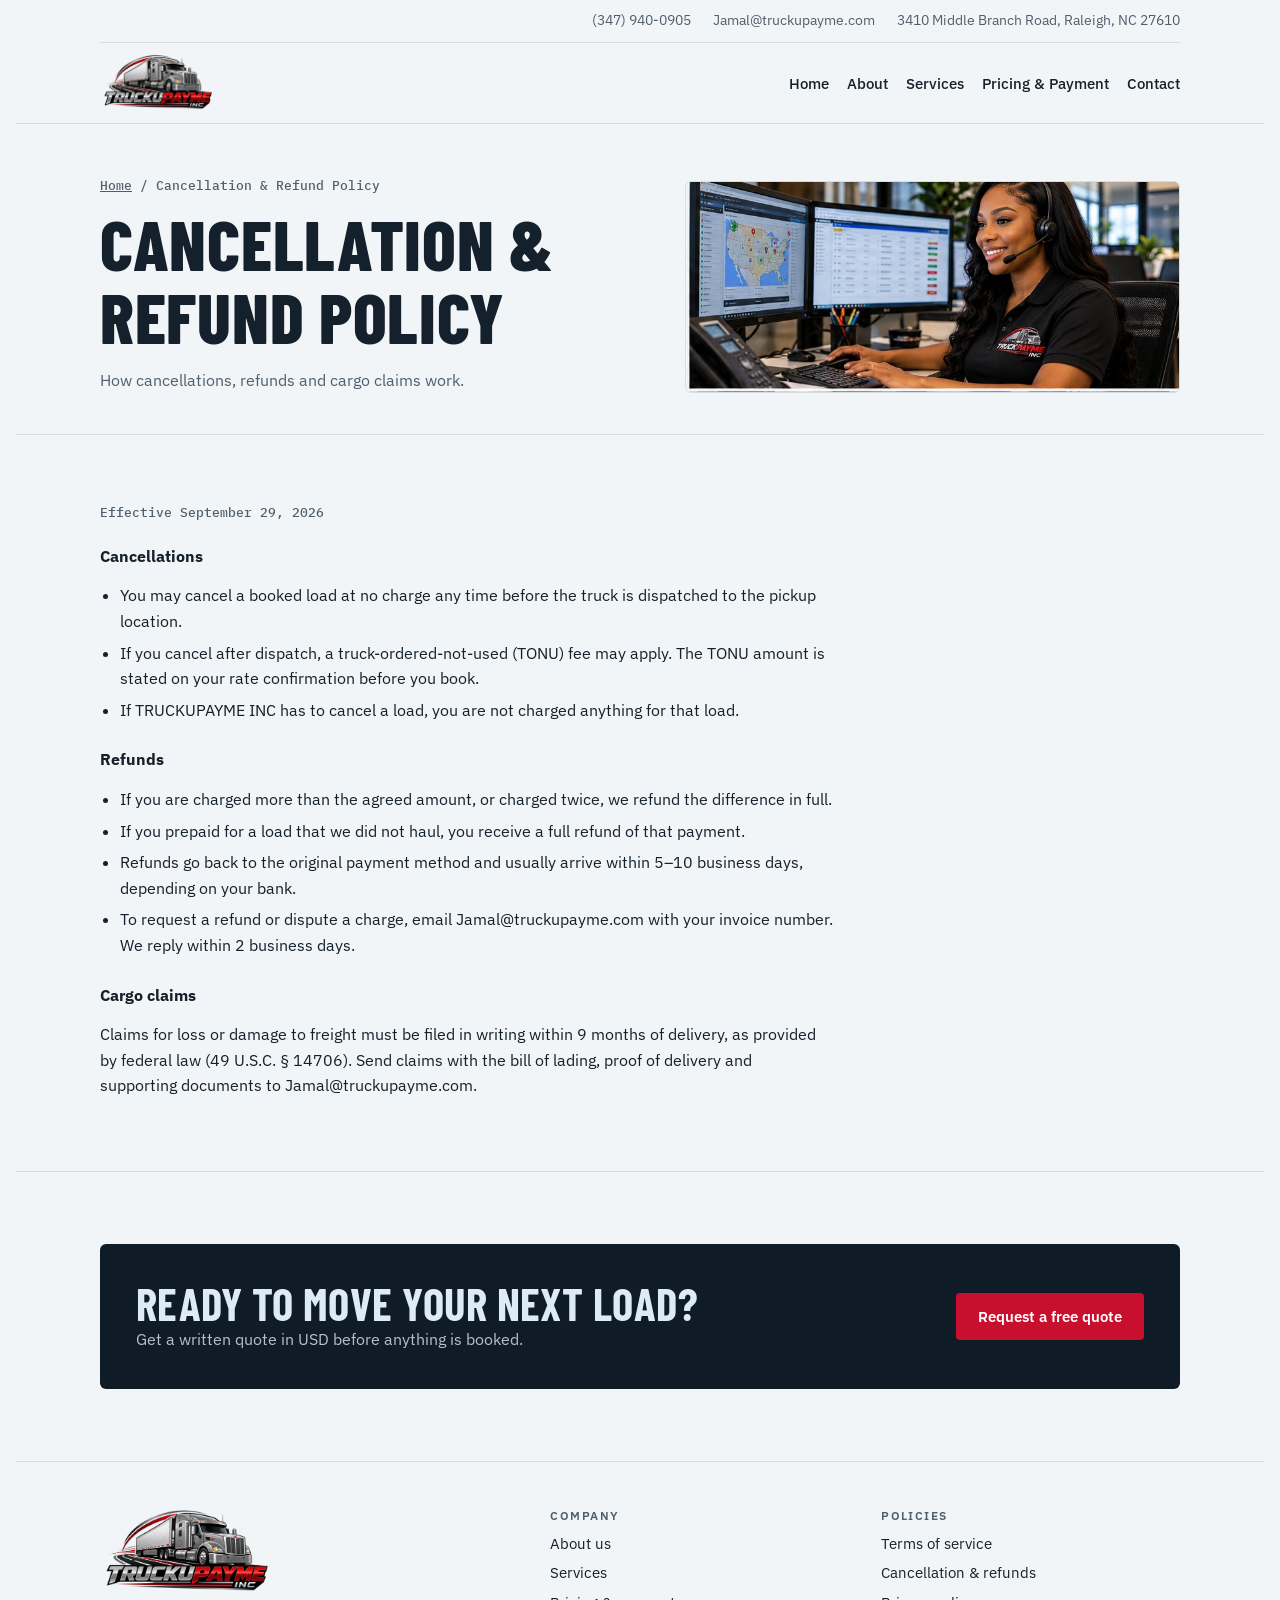
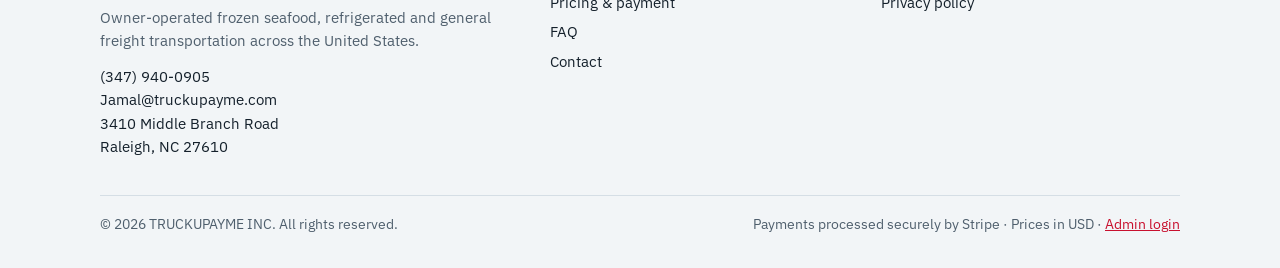
<file: refunds.html>
<!doctype html>
<html lang="en"><head><meta charset="utf-8"><meta name="viewport" content="width=device-width, initial-scale=1, viewport-fit=cover">
<title>Cancellation & Refund Policy · TRUCKUPAYME INC</title>
<link rel="preconnect" href="https://fonts.googleapis.com"><link rel="preconnect" href="https://fonts.gstatic.com" crossorigin>
<link rel="stylesheet" href="https://fonts.googleapis.com/css2?family=Barlow+Condensed:wght@600;700;800&family=IBM+Plex+Sans:wght@400;500;600&family=IBM+Plex+Mono:wght@500&display=swap">
<link rel="stylesheet" href="styles.css">
<style>:root{padding-top:env(safe-area-inset-top,0px);padding-bottom:env(safe-area-inset-bottom,0px)}body{margin:0}img{max-width:100%}[hidden]{display:none!important}</style></head><body><div class="wrap topbar" aria-label="Contact details">
  <span>(347) 940-0905</span>
  <span>Jamal@truckupayme.com</span>
  <span>3410 Middle Branch Road, Raleigh, NC 27610</span>
</div><header class="nav"><div class="wrap"><a class="brand" href="index.html" aria-label="TRUCKUPAYME INC home"><img class="logo" src="logo.png" alt="TRUCKUPAYME INC" width="900" height="451"></a><nav aria-label="Main"><a href="index.html">Home</a><a href="about.html">About</a><a href="services.html">Services</a><a href="pricing.html">Pricing &amp; Payment</a><a href="contact.html">Contact</a></nav></div></header><main><section class="pagehead"><div class="wrap"><div class="txt"><span class="crumb"><a href="index.html">Home</a> / Cancellation &amp; Refund Policy</span><h1>Cancellation &amp; Refund Policy</h1><p class="muted">How cancellations, refunds and cargo claims work.</p></div><img class="headimg" src="office-02.jpg" alt="Dispatch desk at TRUCKUPAYME INC" width="768" height="330" loading="eager"></div></section><section><div class="wrap policies"><article class="policy" id="refunds">
      <span class="updated">Effective September 29, 2026</span>
      <h4>Cancellations</h4>
      <ul>
        <li>You may cancel a booked load at no charge any time before the truck is dispatched to the pickup location.</li>
        <li>If you cancel after dispatch, a truck-ordered-not-used (TONU) fee may apply. The TONU amount is stated on your rate confirmation before you book.</li>
        <li>If TRUCKUPAYME INC has to cancel a load, you are not charged anything for that load.</li>
      </ul>
      <h4>Refunds</h4>
      <ul>
        <li>If you are charged more than the agreed amount, or charged twice, we refund the difference in full.</li>
        <li>If you prepaid for a load that we did not haul, you receive a full refund of that payment.</li>
        <li>Refunds go back to the original payment method and usually arrive within 5–10 business days, depending on your bank.</li>
        <li>To request a refund or dispute a charge, email Jamal@truckupayme.com with your invoice number. We reply within 2 business days.</li>
      </ul>
      <h4>Cargo claims</h4>
      <p>Claims for loss or damage to freight must be filed in writing within 9 months of delivery, as provided by federal law (49 U.S.C. § 14706). Send claims with the bill of lading, proof of delivery and supporting documents to Jamal@truckupayme.com.</p>
    </article></div></section><section><div class="wrap"><div class="cta"><div><h2>Ready to move your next load?</h2><p>Get a written quote in USD before anything is booked.</p></div><a class="btn btn-primary" href="contact.html">Request a free quote</a></div></div></section></main><footer>
  <div class="wrap">
    <div class="foot">
      <div>
        <a class="brand" href="index.html" aria-label="TRUCKUPAYME INC home"><img class="logo" src="logo.png" alt="TRUCKUPAYME INC" width="900" height="451"></a>
        <p class="muted" style="margin-top:12px">Owner-operated frozen seafood, refrigerated and general freight transportation across the United States.</p>
        <p style="margin-top:12px">(347) 940-0905<br>Jamal@truckupayme.com<br>3410 Middle Branch Road<br>Raleigh, NC 27610</p>
      </div>
      <div>
        <h4>Company</h4>
        <ul><li><a href="about.html">About us</a></li><li><a href="services.html">Services</a></li><li><a href="pricing.html">Pricing &amp; payment</a></li><li><a href="contact.html#faq">FAQ</a></li><li><a href="contact.html">Contact</a></li></ul>
      </div>
      <div>
        <h4>Policies</h4>
        <ul><li><a href="terms.html">Terms of service</a></li><li><a href="refunds.html">Cancellation &amp; refunds</a></li><li><a href="privacy.html">Privacy policy</a></li></ul>
      </div>
    </div>
    <div class="legal">
      <span>© 2026 TRUCKUPAYME INC. All rights reserved.</span>
      <span>Payments processed securely by Stripe · Prices in USD · <a href="admin.html">Admin login</a></span>
    </div>
  </div>
</footer><script src="site.js"></script></body></html>
</file>
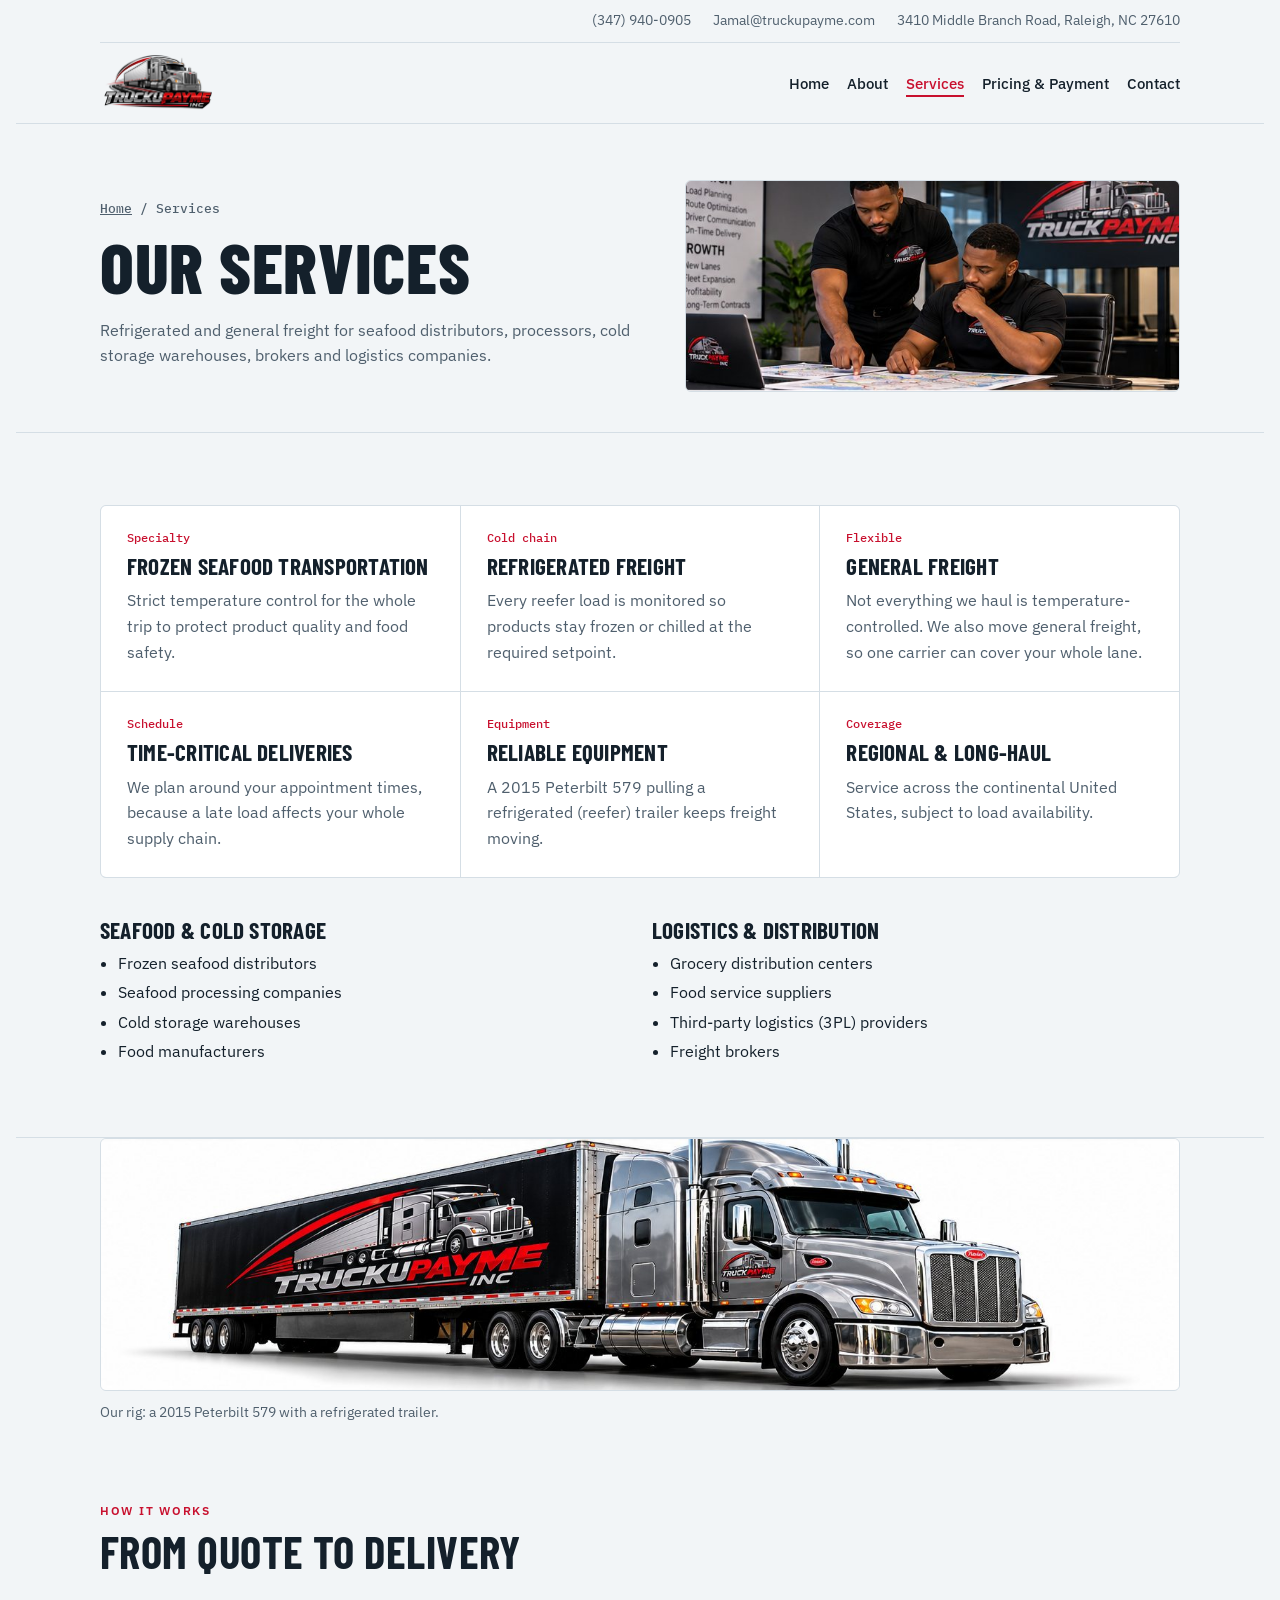
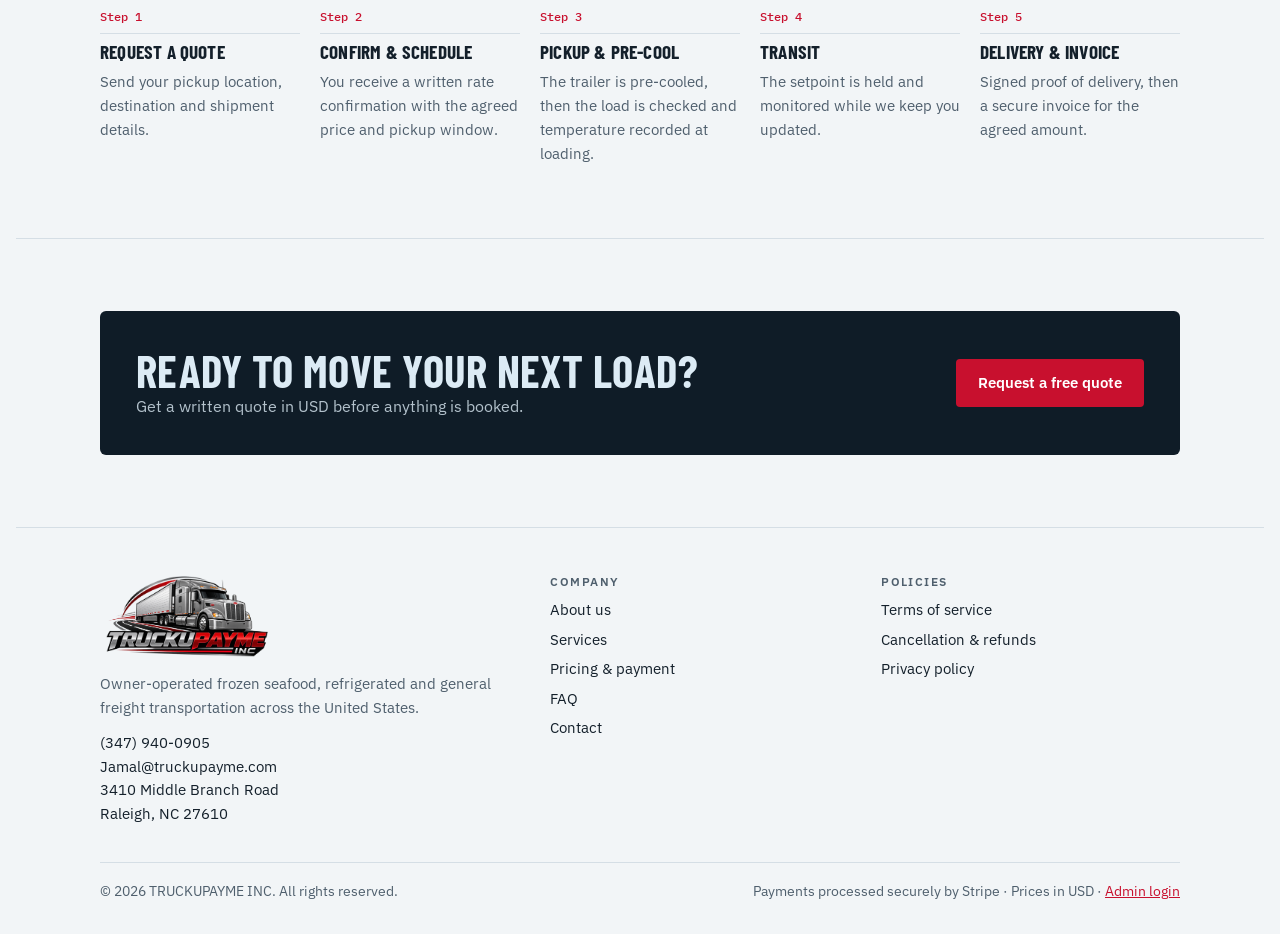
<file: services.html>
<!doctype html>
<html lang="en"><head><meta charset="utf-8"><meta name="viewport" content="width=device-width, initial-scale=1, viewport-fit=cover">
<title>Services · TRUCKUPAYME INC</title>
<link rel="preconnect" href="https://fonts.googleapis.com"><link rel="preconnect" href="https://fonts.gstatic.com" crossorigin>
<link rel="stylesheet" href="https://fonts.googleapis.com/css2?family=Barlow+Condensed:wght@600;700;800&family=IBM+Plex+Sans:wght@400;500;600&family=IBM+Plex+Mono:wght@500&display=swap">
<link rel="stylesheet" href="styles.css">
<style>:root{padding-top:env(safe-area-inset-top,0px);padding-bottom:env(safe-area-inset-bottom,0px)}body{margin:0}img{max-width:100%}[hidden]{display:none!important}</style></head><body><div class="wrap topbar" aria-label="Contact details">
  <span>(347) 940-0905</span>
  <span>Jamal@truckupayme.com</span>
  <span>3410 Middle Branch Road, Raleigh, NC 27610</span>
</div><header class="nav"><div class="wrap"><a class="brand" href="index.html" aria-label="TRUCKUPAYME INC home"><img class="logo" src="logo.png" alt="TRUCKUPAYME INC" width="900" height="451"></a><nav aria-label="Main"><a href="index.html">Home</a><a href="about.html">About</a><a href="services.html" aria-current="page">Services</a><a href="pricing.html">Pricing &amp; Payment</a><a href="contact.html">Contact</a></nav></div></header><main><section class="pagehead"><div class="wrap"><div class="txt"><span class="crumb"><a href="index.html">Home</a> / Services</span><h1>Our services</h1><p class="muted">Refrigerated and general freight for seafood distributors, processors, cold storage warehouses, brokers and logistics companies.</p></div><img class="headimg" src="office-03.jpg" alt="Two people planning routes on a map in the TRUCKUPAYME INC office" width="768" height="330" loading="eager"></div></section><section id="services">
  <div class="wrap">
    <div class="svc">
      <article><span class="tag">Specialty</span><h3>Frozen seafood transportation</h3><p class="muted">Strict temperature control for the whole trip to protect product quality and food safety.</p></article>
      <article><span class="tag">Cold chain</span><h3>Refrigerated freight</h3><p class="muted">Every reefer load is monitored so products stay frozen or chilled at the required setpoint.</p></article>
      <article><span class="tag">Flexible</span><h3>General freight</h3><p class="muted">Not everything we haul is temperature-controlled. We also move general freight, so one carrier can cover your whole lane.</p></article><article><span class="tag">Schedule</span><h3>Time-critical deliveries</h3><p class="muted">We plan around your appointment times, because a late load affects your whole supply chain.</p></article>
      
      <article><span class="tag">Equipment</span><h3>Reliable equipment</h3><p class="muted">A 2015 Peterbilt 579 pulling a refrigerated (reefer) trailer keeps freight moving.</p></article>
      <article><span class="tag">Coverage</span><h3>Regional &amp; long-haul</h3><p class="muted">Service across the continental United States, subject to load availability.</p></article>
    </div>
    <div class="industries">
      <div><h3>Seafood &amp; cold storage</h3><ul><li>Frozen seafood distributors</li><li>Seafood processing companies</li><li>Cold storage warehouses</li><li>Food manufacturers</li></ul></div>
      <div><h3>Logistics &amp; distribution</h3><ul><li>Grocery distribution centers</li><li>Food service suppliers</li><li>Third-party logistics (3PL) providers</li><li>Freight brokers</li></ul></div>
    </div>
  </div>
</section><section class="band"><div class="wrap"><figure class="photo rig"><img src="rig.jpg" alt="2015 Peterbilt 579 tractor with a black TRUCKUPAYME INC refrigerated trailer" loading="lazy"><figcaption>Our rig: a 2015 Peterbilt 579 with a refrigerated trailer.</figcaption></figure></div></section><section id="process">
  <div class="wrap">
    <div class="head">
      <span class="eyebrow">How it works</span>
      <h2>From quote to delivery</h2>
    </div>
    <ol class="steps">
      <li><h3>Request a quote</h3><p>Send your pickup location, destination and shipment details.</p></li>
      <li><h3>Confirm &amp; schedule</h3><p>You receive a written rate confirmation with the agreed price and pickup window.</p></li>
      <li><h3>Pickup &amp; pre-cool</h3><p>The trailer is pre-cooled, then the load is checked and temperature recorded at loading.</p></li>
      <li><h3>Transit</h3><p>The setpoint is held and monitored while we keep you updated.</p></li>
      <li><h3>Delivery &amp; invoice</h3><p>Signed proof of delivery, then a secure invoice for the agreed amount.</p></li>
    </ol>
  </div>
</section><section><div class="wrap"><div class="cta"><div><h2>Ready to move your next load?</h2><p>Get a written quote in USD before anything is booked.</p></div><a class="btn btn-primary" href="contact.html">Request a free quote</a></div></div></section></main><footer>
  <div class="wrap">
    <div class="foot">
      <div>
        <a class="brand" href="index.html" aria-label="TRUCKUPAYME INC home"><img class="logo" src="logo.png" alt="TRUCKUPAYME INC" width="900" height="451"></a>
        <p class="muted" style="margin-top:12px">Owner-operated frozen seafood, refrigerated and general freight transportation across the United States.</p>
        <p style="margin-top:12px">(347) 940-0905<br>Jamal@truckupayme.com<br>3410 Middle Branch Road<br>Raleigh, NC 27610</p>
      </div>
      <div>
        <h4>Company</h4>
        <ul><li><a href="about.html">About us</a></li><li><a href="services.html">Services</a></li><li><a href="pricing.html">Pricing &amp; payment</a></li><li><a href="contact.html#faq">FAQ</a></li><li><a href="contact.html">Contact</a></li></ul>
      </div>
      <div>
        <h4>Policies</h4>
        <ul><li><a href="terms.html">Terms of service</a></li><li><a href="refunds.html">Cancellation &amp; refunds</a></li><li><a href="privacy.html">Privacy policy</a></li></ul>
      </div>
    </div>
    <div class="legal">
      <span>© 2026 TRUCKUPAYME INC. All rights reserved.</span>
      <span>Payments processed securely by Stripe · Prices in USD · <a href="admin.html">Admin login</a></span>
    </div>
  </div>
</footer><script src="site.js"></script></body></html>
</file>
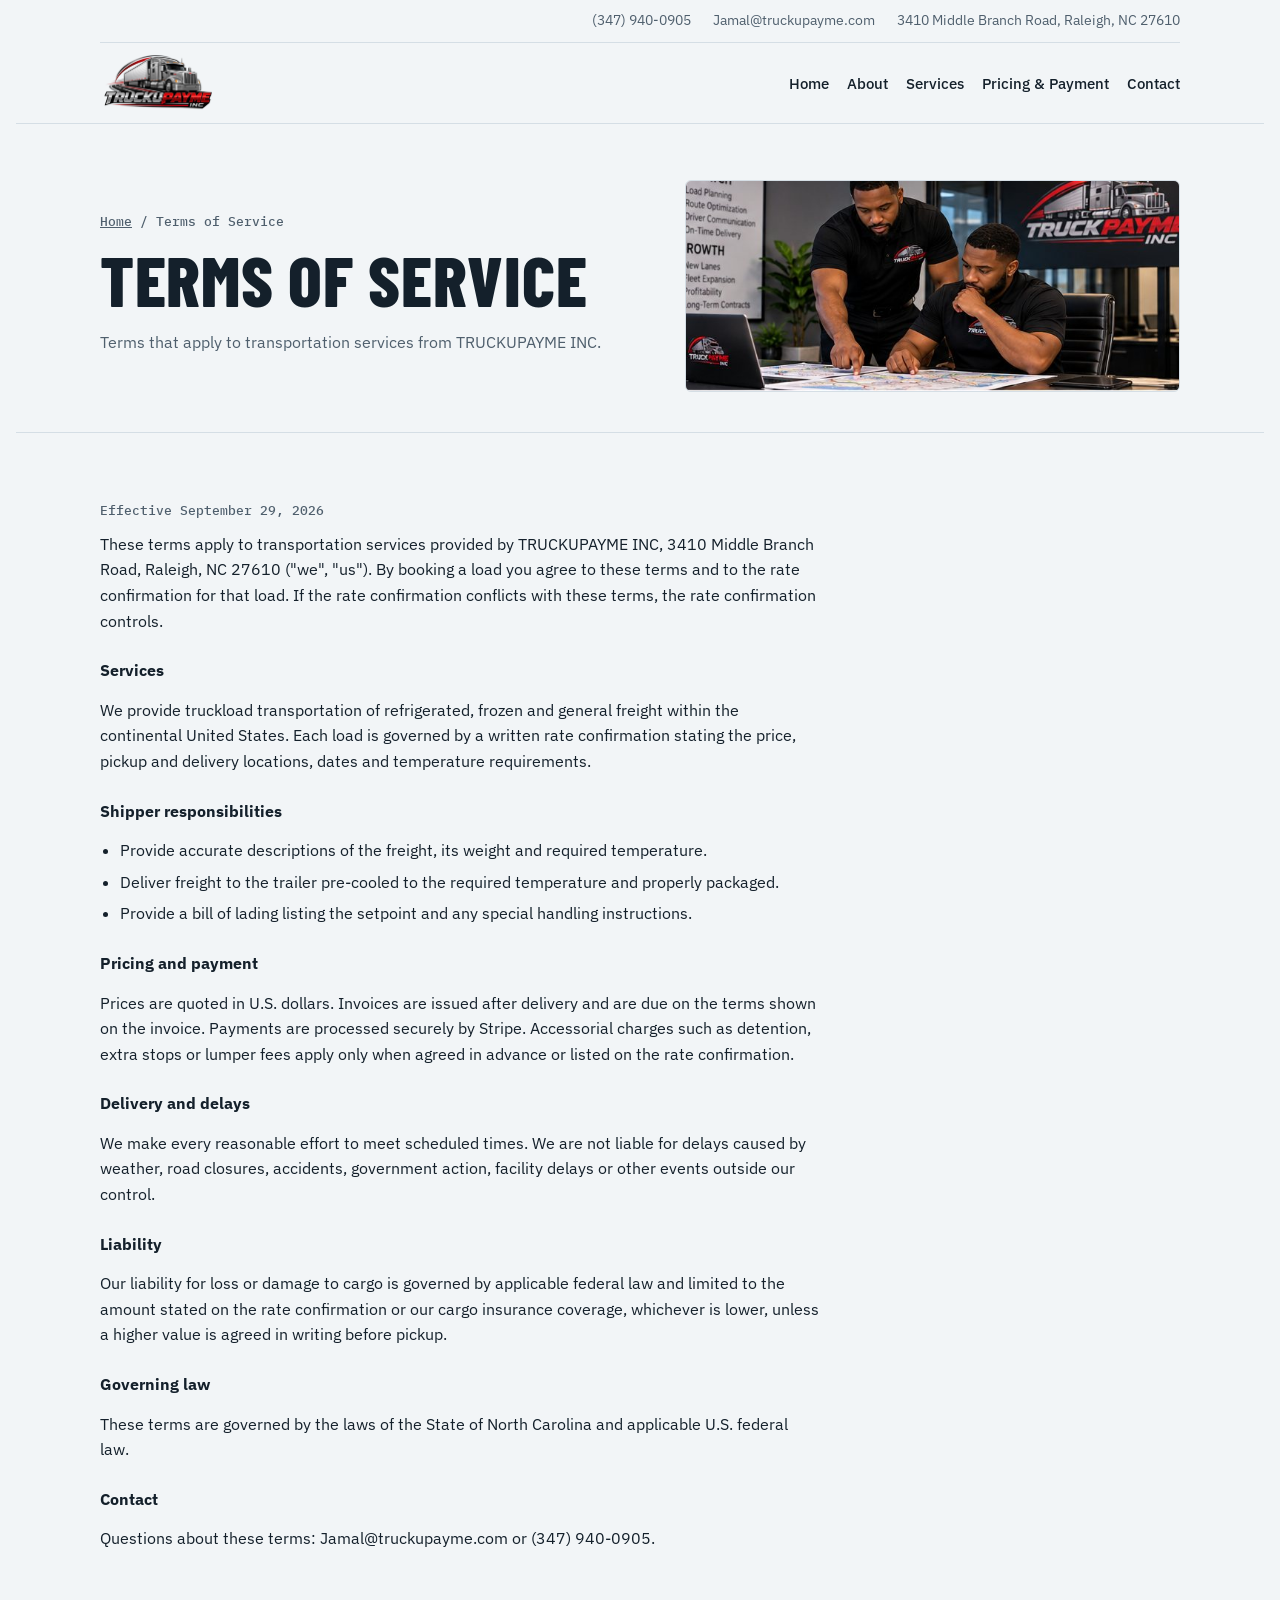
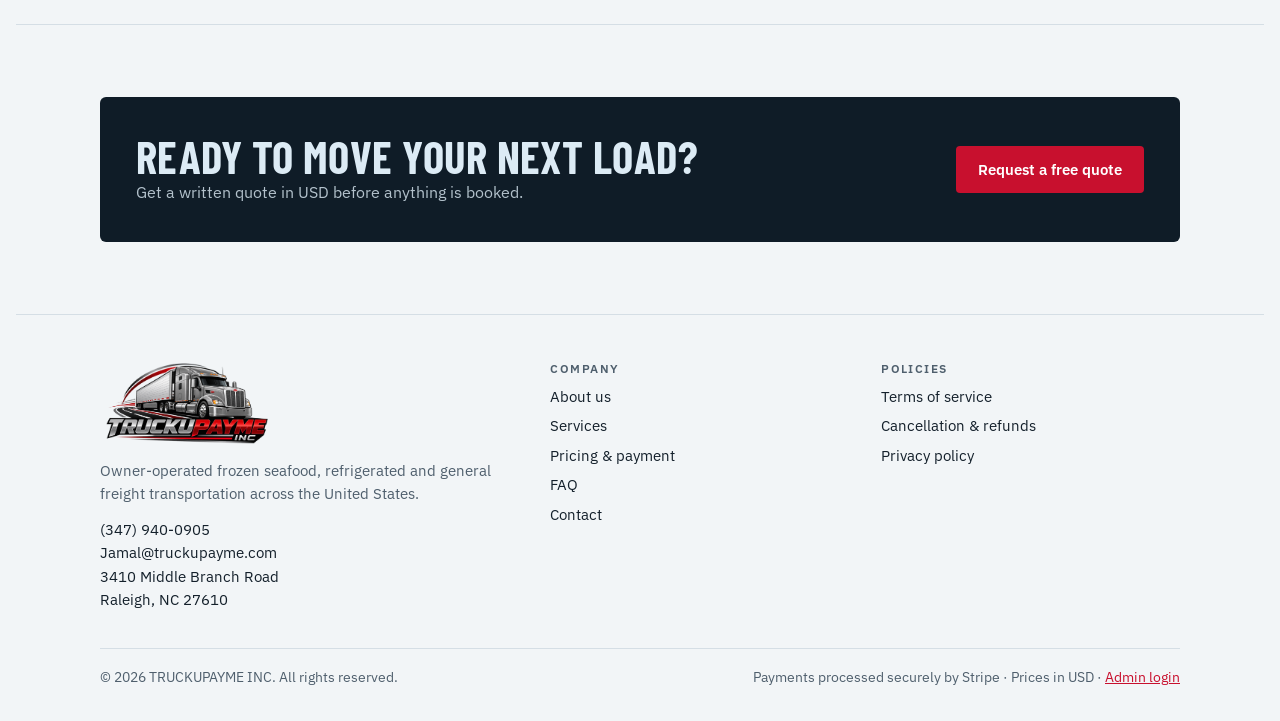
<file: terms.html>
<!doctype html>
<html lang="en"><head><meta charset="utf-8"><meta name="viewport" content="width=device-width, initial-scale=1, viewport-fit=cover">
<title>Terms of Service · TRUCKUPAYME INC</title>
<link rel="preconnect" href="https://fonts.googleapis.com"><link rel="preconnect" href="https://fonts.gstatic.com" crossorigin>
<link rel="stylesheet" href="https://fonts.googleapis.com/css2?family=Barlow+Condensed:wght@600;700;800&family=IBM+Plex+Sans:wght@400;500;600&family=IBM+Plex+Mono:wght@500&display=swap">
<link rel="stylesheet" href="styles.css">
<style>:root{padding-top:env(safe-area-inset-top,0px);padding-bottom:env(safe-area-inset-bottom,0px)}body{margin:0}img{max-width:100%}[hidden]{display:none!important}</style></head><body><div class="wrap topbar" aria-label="Contact details">
  <span>(347) 940-0905</span>
  <span>Jamal@truckupayme.com</span>
  <span>3410 Middle Branch Road, Raleigh, NC 27610</span>
</div><header class="nav"><div class="wrap"><a class="brand" href="index.html" aria-label="TRUCKUPAYME INC home"><img class="logo" src="logo.png" alt="TRUCKUPAYME INC" width="900" height="451"></a><nav aria-label="Main"><a href="index.html">Home</a><a href="about.html">About</a><a href="services.html">Services</a><a href="pricing.html">Pricing &amp; Payment</a><a href="contact.html">Contact</a></nav></div></header><main><section class="pagehead"><div class="wrap"><div class="txt"><span class="crumb"><a href="index.html">Home</a> / Terms of Service</span><h1>Terms of Service</h1><p class="muted">Terms that apply to transportation services from TRUCKUPAYME INC.</p></div><img class="headimg" src="office-03.jpg" alt="Route planning at the TRUCKUPAYME INC office" width="768" height="330" loading="eager"></div></section><section><div class="wrap policies"><article class="policy" id="terms">
      <span class="updated">Effective September 29, 2026</span>
      <p>These terms apply to transportation services provided by TRUCKUPAYME INC, 3410 Middle Branch Road, Raleigh, NC 27610 ("we", "us"). By booking a load you agree to these terms and to the rate confirmation for that load. If the rate confirmation conflicts with these terms, the rate confirmation controls.</p>
      <h4>Services</h4>
      <p>We provide truckload transportation of refrigerated, frozen and general freight within the continental United States. Each load is governed by a written rate confirmation stating the price, pickup and delivery locations, dates and temperature requirements.</p>
      <h4>Shipper responsibilities</h4>
      <ul>
        <li>Provide accurate descriptions of the freight, its weight and required temperature.</li>
        <li>Deliver freight to the trailer pre-cooled to the required temperature and properly packaged.</li>
        <li>Provide a bill of lading listing the setpoint and any special handling instructions.</li>
      </ul>
      <h4>Pricing and payment</h4>
      <p>Prices are quoted in U.S. dollars. Invoices are issued after delivery and are due on the terms shown on the invoice. Payments are processed securely by Stripe. Accessorial charges such as detention, extra stops or lumper fees apply only when agreed in advance or listed on the rate confirmation.</p>
      <h4>Delivery and delays</h4>
      <p>We make every reasonable effort to meet scheduled times. We are not liable for delays caused by weather, road closures, accidents, government action, facility delays or other events outside our control.</p>
      <h4>Liability</h4>
      <p>Our liability for loss or damage to cargo is governed by applicable federal law and limited to the amount stated on the rate confirmation or our cargo insurance coverage, whichever is lower, unless a higher value is agreed in writing before pickup.</p>
      <h4>Governing law</h4>
      <p>These terms are governed by the laws of the State of North Carolina and applicable U.S. federal law.</p>
      <h4>Contact</h4>
      <p>Questions about these terms: Jamal@truckupayme.com or (347) 940-0905.</p>
    </article></div></section><section><div class="wrap"><div class="cta"><div><h2>Ready to move your next load?</h2><p>Get a written quote in USD before anything is booked.</p></div><a class="btn btn-primary" href="contact.html">Request a free quote</a></div></div></section></main><footer>
  <div class="wrap">
    <div class="foot">
      <div>
        <a class="brand" href="index.html" aria-label="TRUCKUPAYME INC home"><img class="logo" src="logo.png" alt="TRUCKUPAYME INC" width="900" height="451"></a>
        <p class="muted" style="margin-top:12px">Owner-operated frozen seafood, refrigerated and general freight transportation across the United States.</p>
        <p style="margin-top:12px">(347) 940-0905<br>Jamal@truckupayme.com<br>3410 Middle Branch Road<br>Raleigh, NC 27610</p>
      </div>
      <div>
        <h4>Company</h4>
        <ul><li><a href="about.html">About us</a></li><li><a href="services.html">Services</a></li><li><a href="pricing.html">Pricing &amp; payment</a></li><li><a href="contact.html#faq">FAQ</a></li><li><a href="contact.html">Contact</a></li></ul>
      </div>
      <div>
        <h4>Policies</h4>
        <ul><li><a href="terms.html">Terms of service</a></li><li><a href="refunds.html">Cancellation &amp; refunds</a></li><li><a href="privacy.html">Privacy policy</a></li></ul>
      </div>
    </div>
    <div class="legal">
      <span>© 2026 TRUCKUPAYME INC. All rights reserved.</span>
      <span>Payments processed securely by Stripe · Prices in USD · <a href="admin.html">Admin login</a></span>
    </div>
  </div>
</footer><script src="site.js"></script></body></html>
</file>
<file: styles.css>
/* Layout: signage-style condensed headings, a reefer-unit temperature readout as the hero motif, calm single-column sections, policies in full at the foot */
:root{
  --bg:#F2F5F7; --surface:#FFFFFF; --fg:#14202B; --muted:#4F5F6D; --line:#D5DEE5;
  --frost:#C8102E; --frost-soft:#FBE7EA; --amber:#E08A00; --amber-ink:#FFFFFF; --btn:#C8102E;
  --panel:#0F1C27; --panel-fg:#DCEBF5; --readout:#FF6B78;
  --display:"Barlow Condensed","Arial Narrow",Impact,sans-serif;
  --body:"IBM Plex Sans",system-ui,-apple-system,"Segoe UI",sans-serif;
  --mono:"IBM Plex Mono",ui-monospace,Menlo,Consolas,monospace;
}
@media (prefers-color-scheme: dark){:root:not([data-theme="light"]){
  --bg:#0C151D; --surface:#13202B; --fg:#E4EDF3; --muted:#9AAEBD; --line:#23374A;
  --frost:#FF6B78; --frost-soft:#3A161C; --amber:#F2A12B; --amber-ink:#FFFFFF; --btn:#D61F3A;
  --panel:#07111A; --panel-fg:#DCEBF5; --readout:#FF6B78; color-scheme:dark}}
:root[data-theme="dark"]{
  --bg:#0C151D; --surface:#13202B; --fg:#E4EDF3; --muted:#9AAEBD; --line:#23374A;
  --frost:#FF6B78; --frost-soft:#3A161C; --amber:#F2A12B; --amber-ink:#FFFFFF; --btn:#D61F3A;
  --panel:#07111A; --panel-fg:#DCEBF5; --readout:#FF6B78; color-scheme:dark}
*{box-sizing:border-box}
html{scroll-behavior:smooth}
@media (prefers-reduced-motion:reduce){html{scroll-behavior:auto}}
body{background:var(--bg);color:var(--fg);font:16px/1.6 var(--body);padding-inline:16px}
.wrap{max-width:1080px;margin-inline:auto}
a{color:var(--frost)}
a:focus-visible,button:focus-visible,input:focus-visible,select:focus-visible,textarea:focus-visible{outline:3px solid var(--amber);outline-offset:2px}
h1,h2,h3{font-family:var(--display);text-transform:uppercase;letter-spacing:.01em;line-height:1.05;text-wrap:balance;margin:0}
h2{font-size:clamp(2rem,4.5vw,2.8rem)}
h3{font-size:1.45rem}
p{margin:0;max-width:65ch}
.eyebrow{font:600 .78rem/1 var(--body);letter-spacing:.14em;text-transform:uppercase;color:var(--frost)}
.muted{color:var(--muted)}

/* top bar */
.topbar{display:flex;flex-wrap:wrap;gap:6px 22px;justify-content:flex-end;font-size:.85rem;color:var(--muted);padding-block:10px;border-bottom:1px solid var(--line)}
header.nav{position:sticky;top:env(safe-area-inset-top,0px);z-index:5;background:var(--bg);border-bottom:1px solid var(--line)}
.nav .wrap{display:flex;align-items:center;justify-content:space-between;gap:16px;padding-block:12px;flex-wrap:wrap}
.brand{font:800 1.6rem/1 var(--display);letter-spacing:.02em;color:var(--fg);text-decoration:none;display:flex;align-items:baseline;gap:8px}
.brand small{font:600 .72rem/1 var(--body);letter-spacing:.14em;color:var(--muted)}
.nav nav{display:flex;flex-wrap:wrap;gap:4px 18px}
.nav nav a{color:var(--fg);text-decoration:none;font-weight:500;font-size:.95rem}
.nav nav a:hover{color:var(--frost)}

.btn{display:inline-flex;align-items:center;gap:8px;font:600 .95rem/1 var(--body);padding:14px 20px;border-radius:4px;text-decoration:none;border:2px solid transparent;cursor:pointer}
.btn-primary{background:var(--btn);color:var(--amber-ink)}
.btn-primary:hover{filter:brightness(1.06)}
.btn-ghost{border-color:var(--line);color:var(--fg);background:transparent}
.btn-ghost:hover{border-color:var(--frost)}

section{padding-block:72px;border-bottom:1px solid var(--line)}
section .head{display:grid;gap:12px;margin-bottom:36px}

/* hero */
.hero{padding-block:56px 64px}
.hero .wrap{display:grid;grid-template-columns:1.25fr 1fr;gap:48px;align-items:center}
.hero h1{font-size:clamp(3rem,8vw,5.6rem);font-weight:800}
.hero h1 em{font-style:normal;color:var(--frost)}
.hero-copy{display:grid;gap:22px;min-width:0}
.hero .actions{display:flex;flex-wrap:wrap;gap:12px}
.reefer{background:var(--panel);color:var(--panel-fg);border-radius:6px;padding:22px;display:grid;gap:18px;font-family:var(--mono);min-width:0}
.reefer .row{display:flex;justify-content:space-between;gap:12px;font-size:.78rem;letter-spacing:.08em;text-transform:uppercase;opacity:.75}
.reefer .temp{font-size:clamp(3.4rem,9vw,5rem);line-height:1;color:var(--readout);font-variant-numeric:tabular-nums}
.reefer .temp span{font-size:.4em;opacity:.8}
.reefer dl{display:grid;grid-template-columns:repeat(2,1fr);gap:12px 16px;margin:0;border-top:1px solid #ffffff22;padding-top:16px}
.reefer dt{font-size:.7rem;letter-spacing:.1em;text-transform:uppercase;opacity:.6}
.reefer dd{margin:2px 0 0;font-size:1.05rem}
.reefer .note{font:400 .75rem/1.4 var(--body);opacity:.6}

/* about */
.two{display:grid;grid-template-columns:1fr 1fr;gap:48px}
.two > *{min-width:0}
.checks{list-style:none;padding:0;margin:0;display:grid;gap:12px}
.checks li{display:grid;grid-template-columns:22px 1fr;gap:10px}
.checks li::before{content:"";width:12px;height:12px;margin-top:7px;border:2px solid var(--frost);transform:rotate(45deg)}
.prose{display:grid;gap:16px}
.pillars{display:grid;grid-template-columns:repeat(3,1fr);gap:24px;margin-top:48px}
.pillars div{display:grid;gap:8px;align-content:start;border-top:3px solid var(--frost);padding-top:14px}

/* services */
.svc{display:grid;grid-template-columns:repeat(3,1fr);gap:1px;background:var(--line);border:1px solid var(--line);border-radius:6px;overflow:hidden}
.svc article{background:var(--surface);padding:26px;display:grid;gap:10px;align-content:start}
.svc .tag{font:500 .75rem/1 var(--mono);color:var(--frost)}
.industries{display:grid;grid-template-columns:1fr 1fr;gap:24px;margin-top:40px}
.industries ul{margin:8px 0 0;padding-left:18px;display:grid;gap:4px}

/* process */
.steps{list-style:none;margin:0;padding:0;display:grid;grid-template-columns:repeat(5,1fr);gap:20px;counter-reset:s}
.steps li{counter-increment:s;display:grid;gap:8px;align-content:start}
.steps li::before{content:"Step " counter(s);font:500 .75rem/1 var(--mono);color:var(--frost);border-bottom:1px solid var(--line);padding-bottom:10px}
.steps h3{font-size:1.2rem}
.steps p{font-size:.93rem;color:var(--muted)}

/* pricing */
.price-grid{display:grid;grid-template-columns:1.1fr 1fr;gap:40px}
.price-grid > *{min-width:0}
.factors{background:var(--surface);border:1px solid var(--line);border-radius:6px;padding:24px;display:grid;gap:14px}
.factors table{width:100%;border-collapse:collapse;font-size:.95rem}
.factors td{padding:9px 0;border-bottom:1px solid var(--line);vertical-align:top}
.factors td:first-child{font-weight:600;padding-right:16px;white-space:nowrap}
.paybox{background:var(--frost-soft);border-radius:6px;padding:24px;display:grid;gap:12px;align-content:start}

/* contact */
.contact-grid{display:grid;grid-template-columns:1fr 1.2fr;gap:40px}
.contact-grid > *{min-width:0}
.info{display:grid;gap:18px;align-content:start}
.info dl{margin:0;display:grid;gap:14px}
.info dt{font:600 .75rem/1 var(--body);letter-spacing:.12em;text-transform:uppercase;color:var(--muted)}
.info dd{margin:4px 0 0;font-size:1.05rem;overflow-wrap:anywhere}
.copy{font:500 .75rem/1 var(--body);margin-left:8px;padding:5px 8px;border:1px solid var(--line);background:transparent;color:var(--fg);border-radius:3px;cursor:pointer}
form{background:var(--surface);border:1px solid var(--line);border-radius:6px;padding:26px;display:grid;gap:14px}
.fields{display:grid;grid-template-columns:1fr 1fr;gap:14px}
label{display:grid;gap:6px;font-size:.85rem;font-weight:600}
input,select,textarea{font:inherit;font-weight:400;padding:11px 12px;border:1px solid var(--line);border-radius:4px;background:var(--bg);color:var(--fg);width:100%}
textarea{min-height:110px;resize:vertical}
.full{grid-column:1/-1}
.formnote{font-size:.85rem;color:var(--muted)}
.result{background:var(--frost-soft);border-radius:4px;padding:14px;font-size:.92rem;display:grid;gap:10px}
.result pre{margin:0;white-space:pre-wrap;font:.85rem/1.5 var(--mono);overflow-wrap:anywhere}

/* faq */
.faq{display:grid;gap:0;border-top:1px solid var(--line)}
.faq details{border-bottom:1px solid var(--line);padding-block:16px}
.faq summary{cursor:pointer;font-weight:600;font-size:1.05rem}
.faq details p{margin-top:10px;color:var(--muted)}

/* policies */
.policies{display:grid;gap:56px}
.policy{display:grid;gap:14px;scroll-margin-top:90px}
.policy h3{font-size:1.8rem}
.policy h4{margin:10px 0 0;font-size:1rem}
.policy p,.policy li{color:var(--fg);max-width:72ch}
.policy ul{margin:0;padding-left:20px;display:grid;gap:6px}
.updated{font:500 .8rem/1 var(--mono);color:var(--muted)}

footer{padding-block:48px 32px;font-size:.92rem}
.foot{display:grid;grid-template-columns:1.4fr 1fr 1fr;gap:32px}
.foot > *{min-width:0}
.foot ul{list-style:none;margin:10px 0 0;padding:0;display:grid;gap:6px}
.foot h4{margin:0;font:600 .75rem/1 var(--body);letter-spacing:.12em;text-transform:uppercase;color:var(--muted)}
.foot a{color:var(--fg);text-decoration:none}
.foot a:hover{color:var(--frost)}
.legal{margin-top:36px;padding-top:18px;border-top:1px solid var(--line);display:flex;flex-wrap:wrap;gap:8px 24px;justify-content:space-between;color:var(--muted);font-size:.85rem}

@media (max-width:900px){
  .hero .wrap,.two,.price-grid,.contact-grid{grid-template-columns:1fr}
  .svc{grid-template-columns:1fr 1fr}
  .steps{grid-template-columns:1fr 1fr}
  .foot{grid-template-columns:1fr 1fr}
}
@media (max-width:600px){
  .svc,.pillars,.industries,.fields,.steps,.foot{grid-template-columns:1fr}
  section{padding-block:52px}
  .topbar{justify-content:flex-start}
  .factors td:first-child{white-space:normal}
}

.pagehead{padding-block:56px 40px}
.pagehead h1{font-size:clamp(2.6rem,7vw,4.4rem);font-weight:800}
.pagehead .wrap{display:grid;gap:14px}
.crumb{font:500 .8rem/1 var(--mono);color:var(--muted)}
.crumb a{color:var(--muted)}
.nav nav a[aria-current="page"]{color:var(--frost);text-decoration:underline;text-underline-offset:6px;text-decoration-thickness:2px}
.cta{background:var(--panel);color:var(--panel-fg);border-radius:6px;padding:36px;display:flex;flex-wrap:wrap;gap:20px;align-items:center;justify-content:space-between}
.cta p{opacity:.8}
.more{margin-top:28px}

.brand{display:block;line-height:0}
.nav .brand .logo{height:56px;width:auto;display:block}
.foot .brand .logo{height:84px;width:auto;display:block}
.logo-feature{width:100%;max-width:340px;height:auto;display:block;margin-bottom:6px}
@media (max-width:600px){.nav .brand .logo{height:46px}}

.pagehead .wrap{grid-template-columns:1.1fr 1fr;gap:40px;align-items:center}
.pagehead .txt{display:grid;gap:14px;min-width:0}
.headimg{width:100%;height:auto;aspect-ratio:7/3;object-fit:cover;border-radius:6px;display:block;border:1px solid var(--line)}
.band{padding-block:0 8px;border-bottom:0}
.photo{margin:0;display:grid;gap:10px;min-width:0}
.photo img{width:100%;height:auto;display:block;border-radius:6px}
.photo figcaption{font-size:.88rem;color:var(--muted)}
.photo.rig img{background:#fff;border:1px solid var(--line)}
.aboutteam{align-items:center}
@media (max-width:900px){.pagehead .wrap{grid-template-columns:1fr}}

.hero{position:relative;overflow:hidden;isolation:isolate;background:#06161c url(hero-poster.jpg) center/cover no-repeat;color:#fff;padding-block:72px 80px;border-bottom:0}
.hero .herobg{position:absolute;inset:0;width:100%;height:100%;object-fit:cover;z-index:-2}
.hero .heroshade{position:absolute;inset:0;z-index:-1;background:linear-gradient(90deg,rgba(5,12,16,.88) 0%,rgba(5,12,16,.7) 45%,rgba(5,12,16,.45) 100%)}
.hero .eyebrow{color:#FF8A94}
.hero h1{color:#fff;text-shadow:0 2px 18px rgba(0,0,0,.5)}
.hero h1 em{color:#FF6B78}
.hero .btn-ghost{color:#fff;border-color:rgba(255,255,255,.55)}
.hero .btn-ghost:hover{border-color:#fff}
.hero .reefer{background:rgba(7,17,26,.82);border:1px solid rgba(255,255,255,.14)}
@media (max-width:900px){.hero .heroshade{background:rgba(5,12,16,.75)}}
@media (prefers-reduced-motion:reduce){.hero .herobg{display:none}}
</file>
